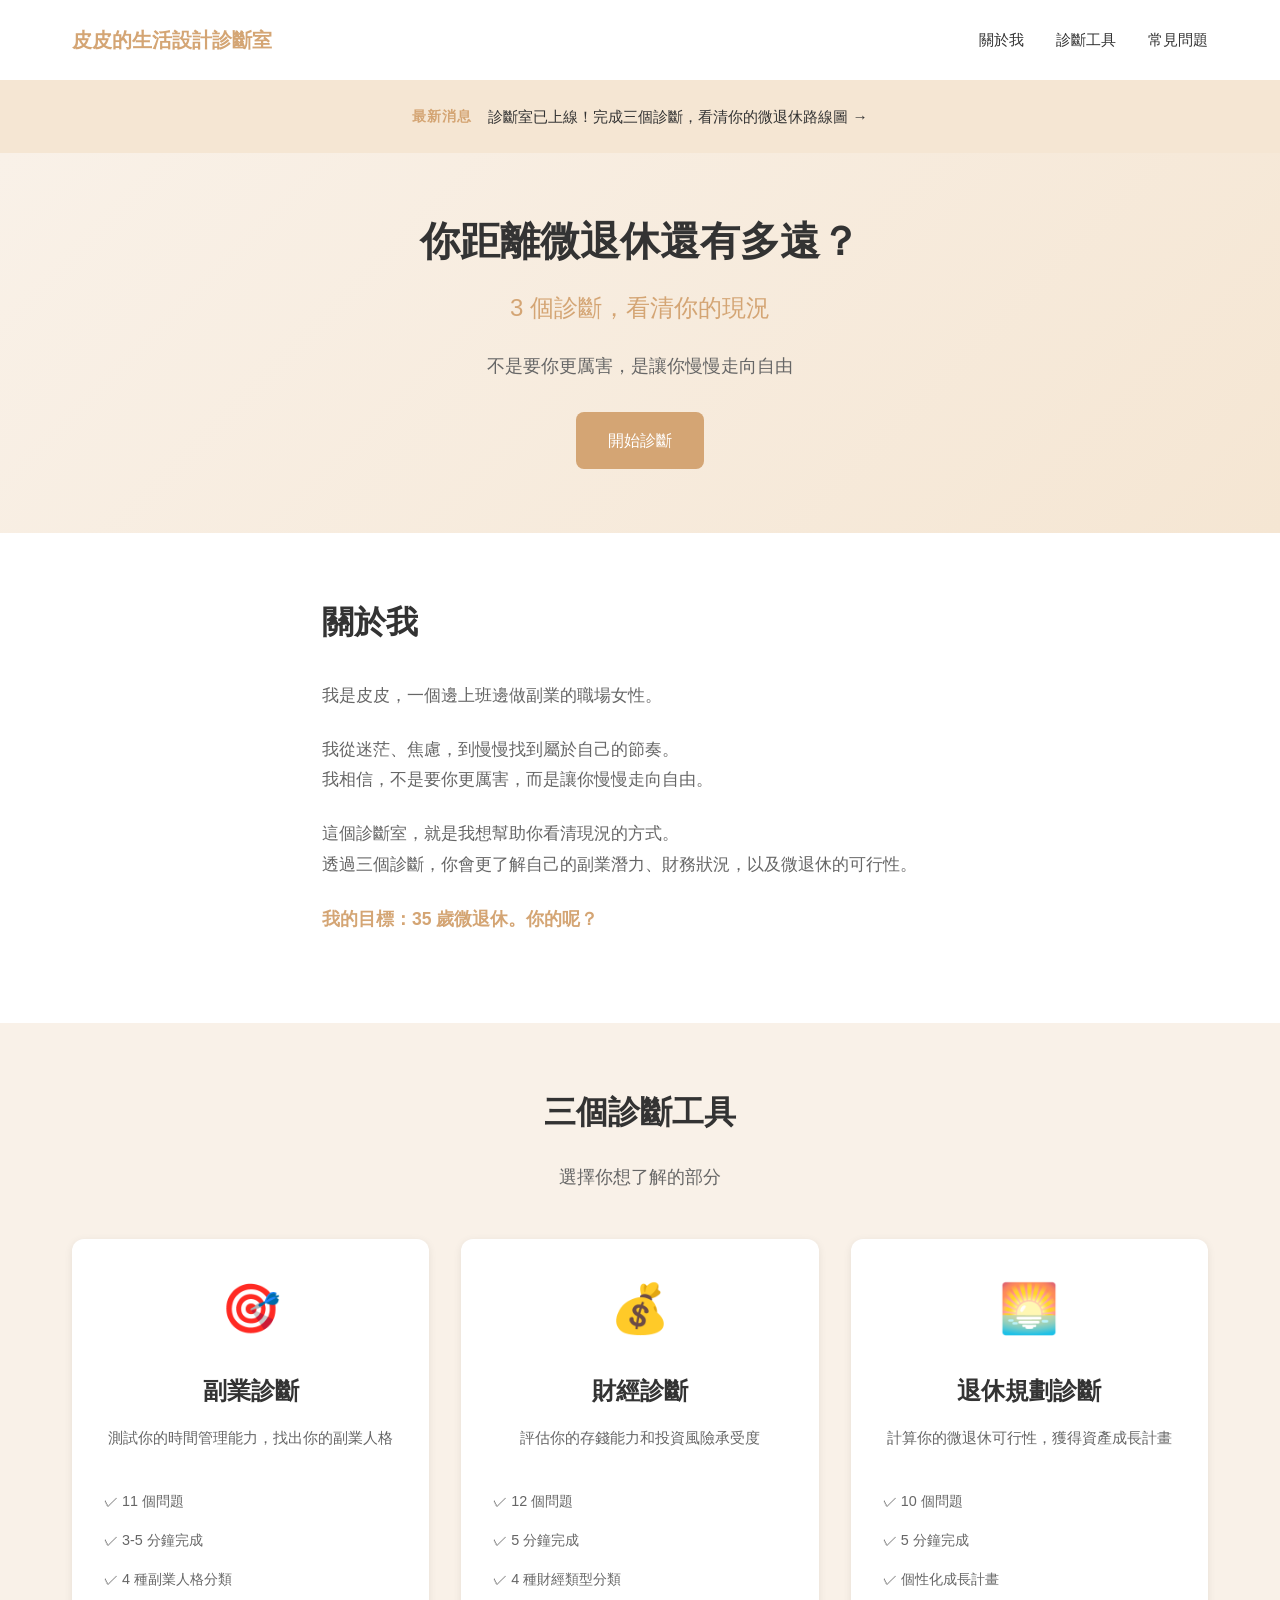
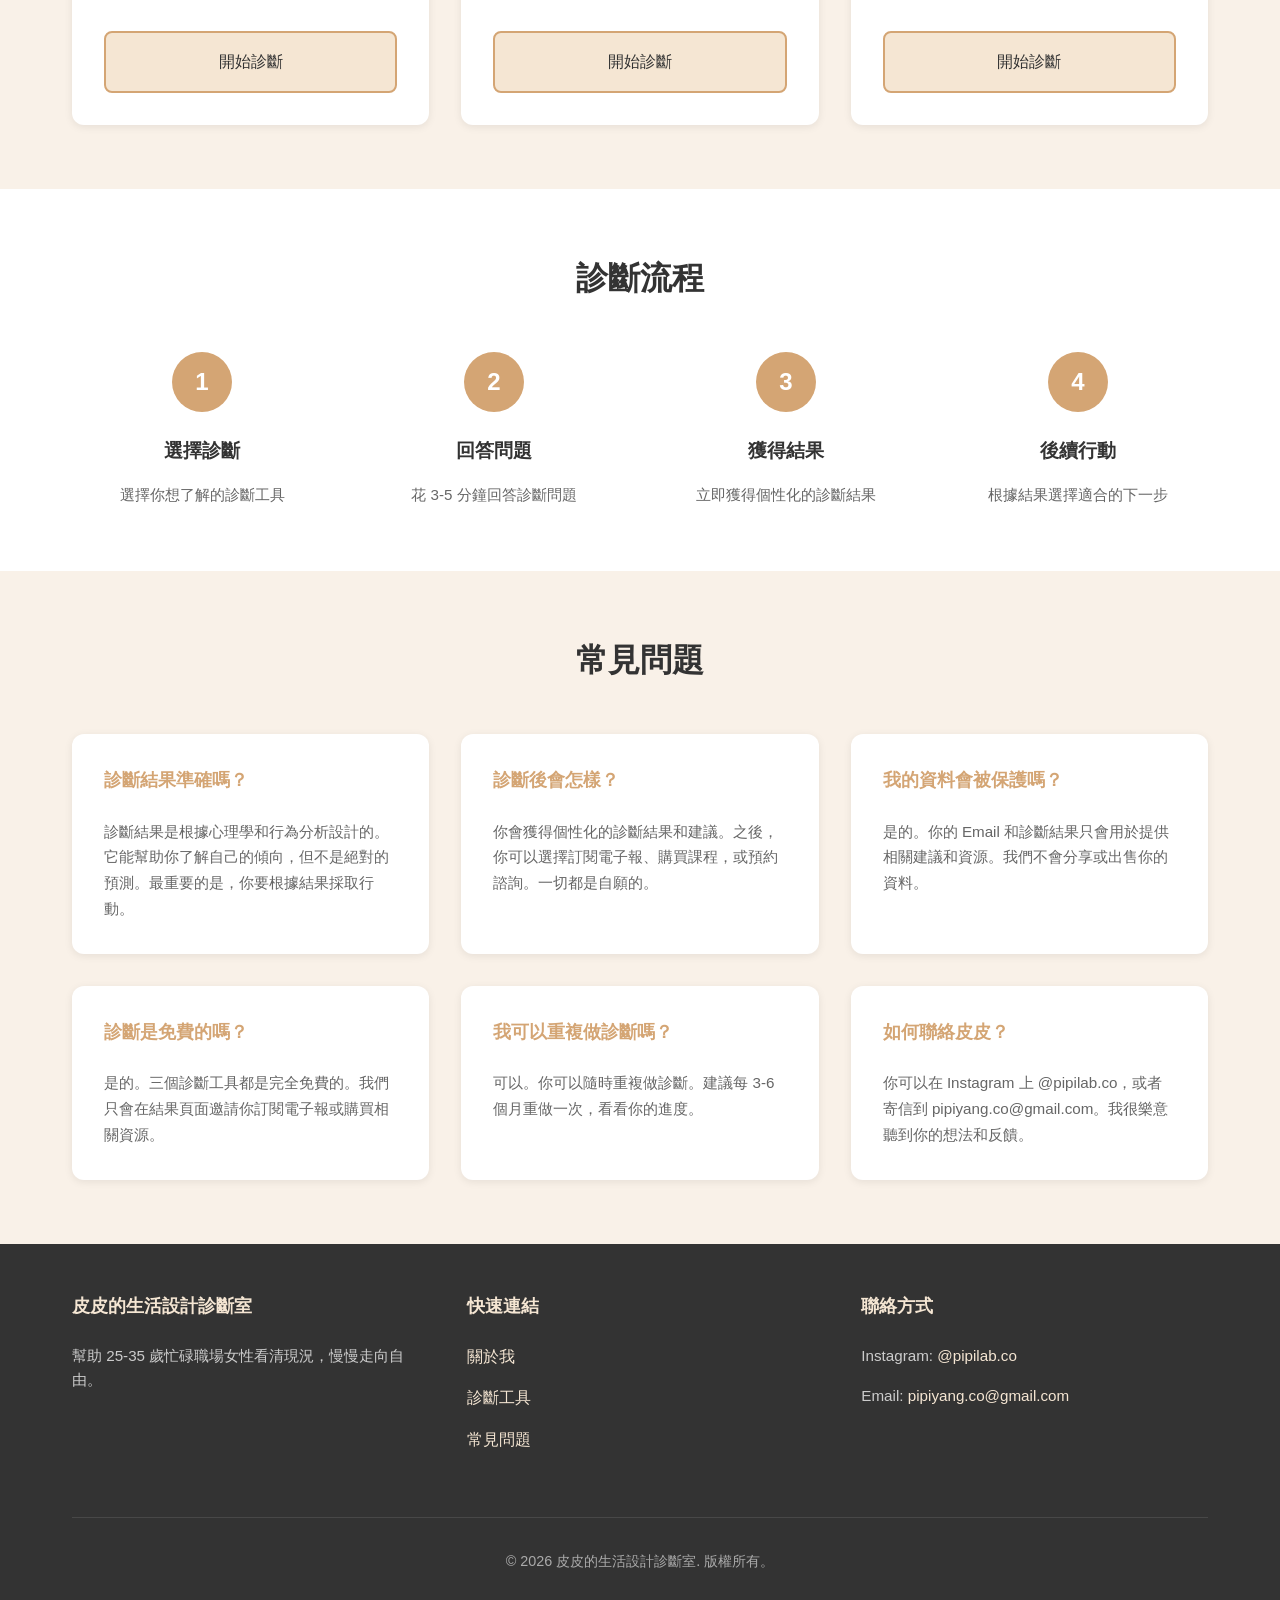
<file: index.html>
<!DOCTYPE html>
<html lang="zh-TW">
<head>
    <meta charset="UTF-8">
    <meta name="viewport" content="width=device-width, initial-scale=1.0">
    <title>皮皮的生活設計診斷室 - 你距離微退休還有多遠？</title>
    <link rel="stylesheet" href="styles.css">
</head>
<body>
    <!-- Navigation -->
    <nav class="navbar">
        <div class="container">
            <div class="nav-brand">皮皮的生活設計診斷室</div>
            <ul class="nav-links">
                <li><a href="#about">關於我</a></li>
                <li><a href="#diagnosis">診斷工具</a></li>
                <li><a href="#faq">常見問題</a></li>
            </ul>
        </div>
    </nav>

    <!-- Breaking News Banner -->
    <div class="news-banner">
        <div class="container">
            <span class="news-label">最新消息</span>
            <span class="news-content">診斷室已上線！完成三個診斷，看清你的微退休路線圖 →</span>
        </div>
    </div>

    <!-- Hero Section -->
    <section class="hero">
        <div class="container">
            <h1 class="hero-title">你距離微退休還有多遠？</h1>
            <p class="hero-subtitle">3 個診斷，看清你的現況</p>
            <p class="hero-description">不是要你更厲害，是讓你慢慢走向自由</p>
            <a href="#diagnosis" class="btn btn-primary">開始診斷</a>
        </div>
    </section>

    <!-- About Section -->
    <section id="about" class="about">
        <div class="container">
            <div class="about-content">
                <h2>關於我</h2>
                <p>我是皮皮，一個邊上班邊做副業的職場女性。</p>
                <p>我從迷茫、焦慮，到慢慢找到屬於自己的節奏。<br>我相信，不是要你更厲害，而是讓你慢慢走向自由。</p>
                <p>這個診斷室，就是我想幫助你看清現況的方式。<br>透過三個診斷，你會更了解自己的副業潛力、財務狀況，以及微退休的可行性。</p>
                <p class="highlight">我的目標：35 歲微退休。你的呢？</p>
            </div>
        </div>
    </section>

    <!-- Why This Diagnosis Room Section -->
    <!-- Diagnosis Tools Section -->
    <section id="diagnosis" class="diagnosis-section">
        <div class="container">
            <h2>三個診斷工具</h2>
            <p class="section-subtitle">選擇你想了解的部分</p>
            
            <div class="diagnosis-grid">
                <!-- Diagnosis Card 1: Side Business -->
                <div class="diagnosis-card">
                    <div class="card-icon">🎯</div>
                    <h3>副業診斷</h3>
                    <p>測試你的時間管理能力，找出你的副業人格</p>
                    <ul class="card-features">
                        <li>✓ 11 個問題</li>
                        <li>✓ 3-5 分鐘完成</li>
                        <li>✓ 4 種副業人格分類</li>
                    </ul>
                    <a href="side-business-quiz.html" class="btn btn-secondary">開始診斷</a>
                </div>

                <!-- Diagnosis Card 2: Financial -->
                <div class="diagnosis-card">
                    <div class="card-icon">💰</div>
                    <h3>財經診斷</h3>
                    <p>評估你的存錢能力和投資風險承受度</p>
                    <ul class="card-features">
                        <li>✓ 12 個問題</li>
                        <li>✓ 5 分鐘完成</li>
                        <li>✓ 4 種財經類型分類</li>
                    </ul>
                    <a href="financial-quiz.html" class="btn btn-secondary">開始診斷</a>
                </div>

                <!-- Diagnosis Card 3: Retirement -->
                <div class="diagnosis-card">
                    <div class="card-icon">🌅</div>
                    <h3>退休規劃診斷</h3>
                    <p>計算你的微退休可行性，獲得資產成長計畫</p>
                    <ul class="card-features">
                        <li>✓ 10 個問題</li>
                        <li>✓ 5 分鐘完成</li>
                        <li>✓ 個性化成長計畫</li>
                    </ul>
                    <a href="retirement-quiz.html" class="btn btn-secondary">開始診斷</a>
                </div>
            </div>
        </div>
    </section>

    <!-- How It Works Section -->
    <section class="how-it-works">
        <div class="container">
            <h2>診斷流程</h2>
            <div class="steps-grid">
                <div class="step">
                    <div class="step-number">1</div>
                    <h3>選擇診斷</h3>
                    <p>選擇你想了解的診斷工具</p>
                </div>
                <div class="step">
                    <div class="step-number">2</div>
                    <h3>回答問題</h3>
                    <p>花 3-5 分鐘回答診斷問題</p>
                </div>
                <div class="step">
                    <div class="step-number">3</div>
                    <h3>獲得結果</h3>
                    <p>立即獲得個性化的診斷結果</p>
                </div>
                <div class="step">
                    <div class="step-number">4</div>
                    <h3>後續行動</h3>
                    <p>根據結果選擇適合的下一步</p>
                </div>
            </div>
        </div>
    </section>

    <!-- FAQ Section -->
    <section id="faq" class="faq">
        <div class="container">
            <h2>常見問題</h2>
            <div class="faq-grid">
                <div class="faq-item">
                    <h3>診斷結果準確嗎？</h3>
                    <p>診斷結果是根據心理學和行為分析設計的。它能幫助你了解自己的傾向，但不是絕對的預測。最重要的是，你要根據結果採取行動。</p>
                </div>
                <div class="faq-item">
                    <h3>診斷後會怎樣？</h3>
                    <p>你會獲得個性化的診斷結果和建議。之後，你可以選擇訂閱電子報、購買課程，或預約諮詢。一切都是自願的。</p>
                </div>
                <div class="faq-item">
                    <h3>我的資料會被保護嗎？</h3>
                    <p>是的。你的 Email 和診斷結果只會用於提供相關建議和資源。我們不會分享或出售你的資料。</p>
                </div>
                <div class="faq-item">
                    <h3>診斷是免費的嗎？</h3>
                    <p>是的。三個診斷工具都是完全免費的。我們只會在結果頁面邀請你訂閱電子報或購買相關資源。</p>
                </div>
                <div class="faq-item">
                    <h3>我可以重複做診斷嗎？</h3>
                    <p>可以。你可以隨時重複做診斷。建議每 3-6 個月重做一次，看看你的進度。</p>
                </div>
                <div class="faq-item">
                    <h3>如何聯絡皮皮？</h3>
                    <p>你可以在 Instagram 上 @pipilab.co，或者寄信到 pipiyang.co@gmail.com。我很樂意聽到你的想法和反饋。</p>
                </div>
            </div>
        </div>
    </section>

    <!-- Footer -->
    <footer class="footer">
        <div class="container">
            <div class="footer-content">
                <div class="footer-section">
                    <h4>皮皮的生活設計診斷室</h4>
                    <p>幫助 25-35 歲忙碌職場女性看清現況，慢慢走向自由。</p>
                </div>
                <div class="footer-section">
                    <h4>快速連結</h4>
                    <ul>
                        <li><a href="#about">關於我</a></li>
                        <li><a href="#diagnosis">診斷工具</a></li>
                        <li><a href="#faq">常見問題</a></li>
                    </ul>
                </div>
                <div class="footer-section">
                    <h4>聯絡方式</h4>
                    <p>Instagram: <a href="https://instagram.com/pipilab.co" target="_blank">@pipilab.co</a></p>
                    <p>Email: <a href="mailto:pipiyang.co@gmail.com">pipiyang.co@gmail.com</a></p>
                </div>
            </div>
            <div class="footer-bottom">
                <p>&copy; 2026 皮皮的生活設計診斷室. 版權所有。</p>
            </div>
        </div>
    </footer>

    <script src="script.js"></script>
</body>
</html>
</file>
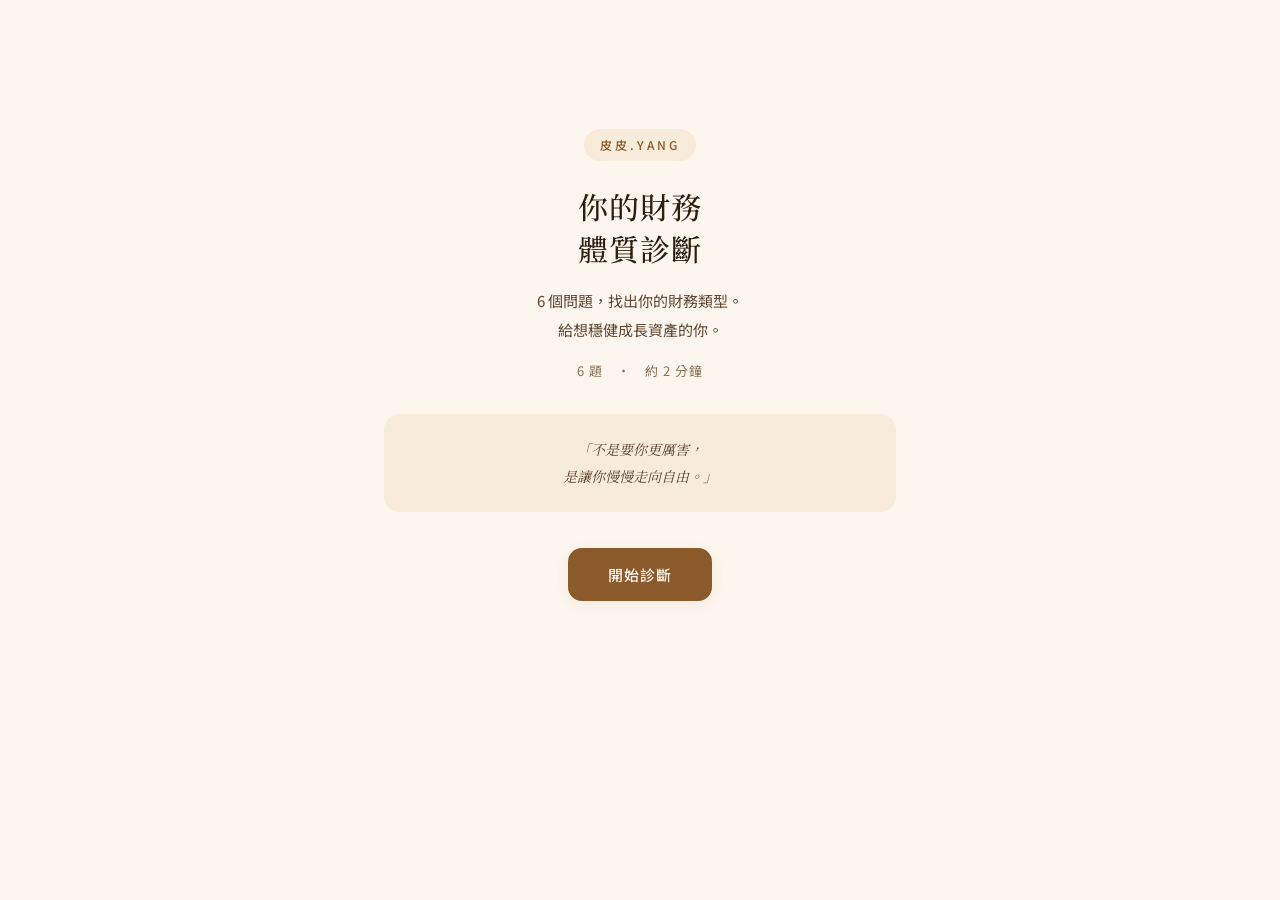
<file: financial-quiz.html>
<!DOCTYPE html>
<html lang="zh-TW">
<head>
    <meta charset="UTF-8">
    <meta name="viewport" content="width=device-width, initial-scale=1.0">
    <title>財經診斷 - 皮皮的生活設計診斷室</title>
    <link rel="preconnect" href="https://fonts.googleapis.com">
    <link rel="preconnect" href="https://fonts.gstatic.com" crossorigin>
    <link href="https://fonts.googleapis.com/css2?family=Noto+Sans+TC:wght@300;400;500;700&family=Noto+Serif+TC:wght@400;500;700&display=swap" rel="stylesheet">
    <style>
        :root {
            --bg-main: #FDF6EE;
            --bg-card: #F7EBD9;
            --bg-card-hover: #F2E0C8;
            --bg-selected: #E8D4B8;
            --text-main: #2D1F0F;
            --text-soft: #5F4631;
            --text-mute: #8B7355;
            --accent: #C4A882;
            --accent-deep: #8B5A2B;
            --border-soft: rgba(139, 90, 43, 0.15);
            --border-active: rgba(139, 90, 43, 0.5);
            --shadow-soft: rgba(139, 90, 43, 0.08);
        }

        * {
            margin: 0;
            padding: 0;
            box-sizing: border-box;
            -webkit-tap-highlight-color: transparent;
        }

        body {
            font-family: 'Noto Sans TC', sans-serif;
            background: var(--bg-main);
            color: var(--text-main);
            min-height: 100vh;
            line-height: 1.7;
            -webkit-font-smoothing: antialiased;
        }

        .container {
            max-width: 560px;
            margin: 0 auto;
            padding: 50px 24px 60px;
            min-height: 100vh;
        }

        .progress-bar {
            height: 3px;
            background: var(--border-soft);
            border-radius: 999px;
            overflow: hidden;
            margin-bottom: 36px;
            opacity: 0;
            transition: opacity 0.3s;
        }

        .progress-bar.show {
            opacity: 1;
        }

        .progress-fill {
            height: 100%;
            background: var(--accent-deep);
            border-radius: 999px;
            transition: width 0.4s ease;
            width: 0%;
        }

        .screen {
            display: none;
            animation: fadeIn 0.5s ease-out;
        }

        .screen.active {
            display: block;
        }

        @keyframes fadeIn {
            from {
                opacity: 0;
                transform: translateY(10px);
            }
            to {
                opacity: 1;
                transform: translateY(0);
            }
        }

        .intro {
            text-align: center;
            padding: 40px 0 20px;
        }

        .intro-tag {
            display: inline-block;
            font-size: 12px;
            color: var(--accent-deep);
            letter-spacing: 3px;
            margin-bottom: 24px;
            padding: 6px 16px;
            background: var(--bg-card);
            border-radius: 20px;
            font-weight: 500;
        }

        .intro-title {
            font-family: 'Noto Serif TC', serif;
            font-size: 30px;
            font-weight: 500;
            margin-bottom: 18px;
            letter-spacing: 1px;
            line-height: 1.4;
        }

        .intro-subtitle {
            font-size: 15px;
            color: var(--text-soft);
            line-height: 1.9;
            margin-bottom: 8px;
            max-width: 380px;
            margin-left: auto;
            margin-right: auto;
        }

        .intro-meta {
            font-size: 13px;
            color: var(--text-mute);
            margin: 16px 0 32px;
            letter-spacing: 1px;
        }

        .intro-quote {
            font-family: 'Noto Serif TC', serif;
            font-size: 14px;
            color: var(--text-soft);
            font-style: italic;
            padding: 22px 24px;
            background: var(--bg-card);
            border-radius: 16px;
            margin-bottom: 36px;
            line-height: 1.9;
        }

        .btn {
            display: inline-block;
            padding: 16px 40px;
            border: none;
            border-radius: 14px;
            font-family: inherit;
            font-size: 15px;
            font-weight: 500;
            letter-spacing: 1px;
            cursor: pointer;
            transition: all 0.25s ease;
        }

        .btn-primary {
            background: var(--accent-deep);
            color: var(--bg-main);
            box-shadow: 0 4px 14px var(--shadow-soft);
        }

        .btn-primary:hover {
            transform: translateY(-2px);
            box-shadow: 0 6px 20px rgba(139, 90, 43, 0.18);
        }

        .btn-primary:disabled {
            background: var(--accent);
            cursor: not-allowed;
            opacity: 0.6;
            box-shadow: none;
            transform: none;
        }

        .btn-secondary {
            background: transparent;
            color: var(--text-soft);
            border: 1px solid var(--border-soft);
            padding: 12px 28px;
            font-size: 14px;
        }

        .btn-secondary:hover {
            background: var(--bg-card);
        }

        .question-num {
            font-size: 12px;
            color: var(--text-mute);
            letter-spacing: 3px;
            margin-bottom: 14px;
            font-weight: 500;
        }

        .question-text {
            font-family: 'Noto Serif TC', serif;
            font-size: 22px;
            font-weight: 500;
            margin-bottom: 32px;
            line-height: 1.5;
            letter-spacing: 0.3px;
        }

        .options {
            display: flex;
            flex-direction: column;
            gap: 12px;
            margin-bottom: 32px;
        }

        .option {
            padding: 18px 22px;
            background: var(--bg-card);
            border: 2px solid transparent;
            border-radius: 14px;
            cursor: pointer;
            transition: all 0.2s ease;
            font-size: 15px;
            color: var(--text-main);
            line-height: 1.6;
            text-align: left;
            font-family: inherit;
            width: 100%;
            display: flex;
            align-items: flex-start;
        }

        .option:hover {
            background: var(--bg-card-hover);
            transform: translateX(2px);
        }

        .option.selected {
            background: var(--bg-selected);
            border-color: var(--border-active);
        }

        .option-letter {
            display: inline-flex;
            width: 24px;
            height: 24px;
            border-radius: 50%;
            background: var(--bg-main);
            color: var(--accent-deep);
            font-size: 13px;
            font-weight: 500;
            align-items: center;
            justify-content: center;
            margin-right: 14px;
            flex-shrink: 0;
            margin-top: 2px;
            transition: all 0.2s ease;
        }

        .option.selected .option-letter {
            background: var(--accent-deep);
            color: var(--bg-main);
        }

        .nav {
            display: flex;
            justify-content: space-between;
            align-items: center;
            gap: 12px;
        }

        .result {
            padding: 20px 0;
        }

        .result-tag {
            display: inline-block;
            font-size: 12px;
            color: var(--accent-deep);
            letter-spacing: 3px;
            margin-bottom: 16px;
            padding: 6px 16px;
            background: var(--bg-card);
            border-radius: 20px;
            font-weight: 500;
        }

        .result-icon {
            font-size: 56px;
            margin: 12px 0 20px;
            text-align: center;
        }

        .result-name {
            font-family: 'Noto Serif TC', serif;
            font-size: 36px;
            font-weight: 700;
            text-align: center;
            margin-bottom: 8px;
            letter-spacing: 1px;
        }

        .result-tagline {
            font-family: 'Noto Serif TC', serif;
            font-size: 15px;
            color: var(--text-soft);
            font-style: italic;
            text-align: center;
            margin-bottom: 36px;
        }

        .result-section {
            margin-bottom: 32px;
        }

        .result-section-title {
            font-size: 16px;
            color: var(--accent-deep);
            letter-spacing: 1px;
            margin-bottom: 16px;
            font-weight: 700;
            text-transform: uppercase;
        }

        .result-section-content {
            font-size: 16px;
            color: var(--text-main);
            line-height: 1.9;
        }

        .result-section-content ol {
            margin-left: 20px;
            margin-top: 8px;
        }

        .result-section-content li {
            margin-bottom: 8px;
        }

        .result-quote {
            font-family: 'Noto Serif TC', serif;
            font-size: 18px;
            color: var(--text-soft);
            font-style: italic;
            font-weight: 500;
            padding: 24px 26px;
            background: var(--bg-card);
            border-radius: 16px;
            margin: 32px 0;
            line-height: 1.9;
            text-align: center;
        }

        .result-actions {
            display: flex;
            flex-direction: column;
            gap: 12px;
            margin-top: 36px;
            align-items: stretch;
        }

        .share-btn {
            padding: 16px;
            background: var(--accent-deep);
            color: var(--bg-main);
            border: none;
            border-radius: 14px;
            font-family: inherit;
            font-size: 15px;
            font-weight: 500;
            letter-spacing: 0.5px;
            cursor: pointer;
            display: flex;
            align-items: center;
            justify-content: center;
            gap: 8px;
            transition: all 0.25s ease;
        }

        .share-btn:hover {
            transform: translateY(-2px);
            box-shadow: 0 6px 20px rgba(139, 90, 43, 0.18);
        }

        .retry-btn {
            padding: 14px;
            background: transparent;
            color: var(--text-mute);
            border: 1px solid var(--border-soft);
            border-radius: 14px;
            font-family: inherit;
            font-size: 14px;
            cursor: pointer;
            transition: all 0.25s ease;
        }

        .retry-btn:hover {
            background: var(--bg-card);
            color: var(--text-soft);
        }

        .back-btn {
            padding: 14px 28px;
            background: transparent;
            color: var(--text-soft);
            border: 1px solid var(--border-soft);
            border-radius: 14px;
            font-family: inherit;
            font-size: 14px;
            cursor: pointer;
            transition: all 0.25s ease;
        }

        .back-btn:hover {
            background: var(--bg-card);
        }

        .toast {
            position: fixed;
            bottom: 24px;
            left: 50%;
            transform: translateX(-50%) translateY(100px);
            background: var(--text-main);
            color: var(--bg-main);
            padding: 12px 20px;
            border-radius: 12px;
            font-size: 13px;
            letter-spacing: 0.3px;
            box-shadow: 0 8px 24px rgba(0,0,0,0.2);
            opacity: 0;
            transition: all 0.3s ease;
            pointer-events: none;
            z-index: 100;
        }

        .toast.show {
            opacity: 1;
            transform: translateX(-50%) translateY(0);
        }

        .footer-mini {
            text-align: center;
            margin-top: 48px;
            padding-top: 24px;
            border-top: 1px solid var(--border-soft);
            font-size: 12px;
            color: var(--text-mute);
            letter-spacing: 0.5px;
        }

        .footer-mini a {
            color: var(--accent-deep);
            text-decoration: none;
        }

                

        

        

        

        

        .email-input:focus {
            outline: none;
            border-color: var(--border-active);
            background: var(--bg-main);
        }

        .email-input::placeholder {
            color: var(--text-mute);
        }

        @media (max-width: 380px) {
            .container {
                padding: 40px 18px 40px;
            }
            .intro-title {
                font-size: 26px;
            }
            .question-text {
                font-size: 19px;
            }
            .result-name {
                font-size: 26px;
            }
            .option {
                padding: 16px 18px;
                font-size: 14px;
            }
        }
    </style>
</head>
<body>

<div class="container">
    <div class="progress-bar" id="progressBar">
        <div class="progress-fill" id="progressFill"></div>
    </div>

    <!-- 開場 -->
    <div class="screen active" id="screenIntro">
        <div class="intro">
            <div class="intro-tag">皮皮.YANG</div>
            <h1 class="intro-title">你的財務<br>體質診斷</h1>
            <div class="intro-subtitle">
                6 個問題，找出你的財務類型。<br>
                給想穩健成長資產的你。
            </div>
            <div class="intro-meta">6 題　·　約 2 分鐘</div>
            <div class="intro-quote">
                「不是要你更厲害，<br>是讓你慢慢走向自由。」
            </div>
            <button class="btn btn-primary" onclick="startQuiz()">開始診斷</button>
        </div>
    </div>

    <!-- 題目 -->
    <div class="screen" id="screenQuestion">
        <div class="question-num" id="questionNum">第 1 題 · 共 6 題</div>
        <div class="question-text" id="questionText"></div>
        <div class="options" id="options"></div>
        <div class="nav">
            <button class="btn btn-secondary" id="btnPrev" onclick="prevQuestion()" style="visibility: hidden;">上一題</button>
            <button class="btn btn-primary" id="btnNext" onclick="nextQuestion()" disabled>下一題</button>
        </div>
    </div>

    <!-- 結果 -->
    <div class="screen" id="screenResult">
        <div class="result">
            <div style="text-align: center;">
                <div class="result-tag">你的財務體質</div>
            </div>
            <div class="result-icon" id="resultIcon"></div>
            <div class="result-name" id="resultName"></div>
            <div class="result-tagline" id="resultTagline"></div>

            <div class="result-section">
                <div class="result-section-title">特質</div>
                <div class="result-section-content" id="resultTrait"></div>
            </div>

            <div class="result-section">
                <div class="result-section-title">會卡在哪</div>
                <div class="result-section-content" id="resultStruggle"></div>
            </div>

            <div class="result-section">
                <div class="result-section-title">下一步</div>
                <div class="result-section-content" id="resultPath"></div>
            </div>

            <div class="result-quote" id="resultQuote"></div>

            <div class="result-actions">
                <button class="share-btn" onclick="shareResult()">
                    <svg width="18" height="18" viewBox="0 0 24 24" fill="none" stroke="currentColor" stroke-width="2" stroke-linecap="round" stroke-linejoin="round">
                        <circle cx="18" cy="5" r="3"></circle>
                        <circle cx="6" cy="12" r="3"></circle>
                        <circle cx="18" cy="19" r="3"></circle>
                        <line x1="8.59" y1="13.51" x2="15.42" y2="17.49"></line>
                        <line x1="15.41" y1="6.51" x2="8.59" y2="10.49"></line>
                    </svg>
                    分享給朋友也診斷看看
                </button>

                <button class="back-btn" onclick="backToHome()">返回首頁</button>
            </div>


            <div style="margin-top: 24px; padding-top: 24px; border-top: 1px solid var(--border-soft);">
                <div style="font-size: 13px; color: var(--text-mute); letter-spacing: 1px; margin-bottom: 16px; text-transform: uppercase;">想往下走</div>
                <div style="display: flex; flex-direction: column; gap: 12px;">
                    <a href="#" style="padding: 14px; background: var(--accent-deep); color: var(--bg-main); border: none; border-radius: 14px; font-family: inherit; font-size: 14px; font-weight: 500; cursor: pointer; text-decoration: none; text-align: center; transition: all 0.25s ease; display: flex; align-items: center; justify-content: center; gap: 8px; box-shadow: 0 2px 8px rgba(139, 90, 43, 0.2);" onclick="goToResource(event)">
                        <span>🎁</span>
                        <span>領取免費資源</span>
                        <span style="margin-left: auto;">→</span>
                    </a>
                    <a href="https://docs.google.com/forms/d/e/1FAIpQLSfQzYjPFauwctzF3TTLI2uqwbm5AYTyXVvD74pfiJ_cVYrvjA/viewform" target="_blank" style="padding: 14px; background: var(--accent-deep); color: var(--bg-main); border: none; border-radius: 14px; font-family: inherit; font-size: 14px; font-weight: 500; cursor: pointer; text-decoration: none; text-align: center; transition: all 0.25s ease; display: flex; align-items: center; justify-content: center; gap: 8px; box-shadow: 0 2px 8px rgba(139, 90, 43, 0.2);">
                        <span>💬</span>
                        <span>預約一對一諮詢</span>
                        <span style="margin-left: auto;">→</span>
                    </a>


                            </div>
            </div>

            <div class="footer-mini">
                診斷來自 <a href="https://instagram.com/pipilab.co" target="_blank">@pipilab.co</a> · 皮皮.Yang
            </div>
        </div>
    </div>
</div>

<div class="toast" id="toast"></div>

<script>
const questions = [
    {
        q: "你目前每個月的儲蓄狀況是？",
        options: [
            { text: "幾乎沒辦法存錢", type: "D" },
            { text: "能存 5-10% 收入", type: "A" },
            { text: "能存 10-25% 收入", type: "B" },
            { text: "能存 25% 以上", type: "C" }
        ]
    },
    {
        q: "對於投資，你的態度比較像？",
        options: [
            { text: "完全沒概念，不知道從哪開始", type: "D" },
            { text: "只敢存定存，怕虧錢", type: "A" },
            { text: "有買 ETF 或基金，求穩健", type: "B" },
            { text: "有研究、敢接受波動", type: "C" }
        ]
    },
    {
        q: "如果投資虧損 20%，你會？",
        options: [
            { text: "完全不會想投資，不接受任何虧損", type: "D" },
            { text: "可能立刻賣掉，太緊張了", type: "A" },
            { text: "有點難受，但會繼續持有", type: "B" },
            { text: "看狀況，可能反而加碼", type: "C" }
        ]
    },
    {
        q: "你目前對自己的財務「了解」到什麼程度？",
        options: [
            { text: "不太清楚，每個月薪水進來就花掉", type: "D" },
            { text: "知道大概，但沒有詳細追蹤", type: "A" },
            { text: "有記帳，知道收支結構", type: "B" },
            { text: "清楚收支、資產配置、目標", type: "C" }
        ]
    },
    {
        q: "你有「緊急預備金」嗎？",
        options: [
            { text: "沒有概念，沒準備", type: "D" },
            { text: "有一些，但不夠 3 個月生活費", type: "A" },
            { text: "剛好 3-6 個月生活費", type: "B" },
            { text: "6 個月以上，且有額外投資", type: "C" }
        ]
    },
    {
        q: "對「微退休」這件事，你最大的卡關是？",
        options: [
            { text: "不知道需要多少錢，根本沒概念", type: "D" },
            { text: "知道要存錢但存不到目標", type: "A" },
            { text: "存了一些但不確定夠不夠", type: "B" },
            { text: "有明確數字，正在執行中", type: "C" }
        ]
    }
];

const results = {
    A: {
        icon: "🛡",
        name: "保守型",
        tagline: "你想穩，但穩不一定等於安全。",
        trait: "你重視安全感，不喜歡有風險的東西。對你來說「不虧錢」比「賺更多」更重要。你的優勢是不會做衝動決策、財務體質穩定，缺點是錢只放定存，會被通膨慢慢吃掉。",
        struggle: "你最容易卡在「不敢開始投資」的恐懼裡。但對微退休準備來說，純儲蓄通常不夠。你需要的不是「冒險」，是「理解風險再選擇」——這是兩件不一樣的事。",
        path: "<ol><li>把緊急預備金（6 個月生活費）放好</li><li>多餘的錢開始學習低風險工具（債券 ETF、月配息）</li><li>找專業的人聊一次，建立基礎觀念再決定</li></ol>",
        quote: "安全不是不動。<br>是知道風險、然後選擇怎麼動。"
    },
    B: {
        icon: "⚖️",
        name: "穩健型",
        tagline: "你已經在路上了。",
        trait: "你財務體質健康，會儲蓄、會投資、有規劃。對你來說財務不是焦慮，是有節奏的累積。你的優勢是長期主義、能執行計畫，缺點是可能太「按部就班」，少了優化的可能性。",
        struggle: "你最容易卡在「不知道下一步要不要更積極」這個猶豫。穩健是好事，但微退休準備有時間賽跑的成分——如果還有 10 年以上，可以考慮稍微提高風險、加速累積。",
        path: "<ol><li>重新檢視資產配置比例（保守 vs 成長）</li><li>設定「微退休目標金額」，反推每月需要存多少</li><li>找專業的人做一次體檢，確認方向是否最佳</li></ol>",
        quote: "你已經在走，<br>現在可以走得更聰明一點。"
    },
    C: {
        icon: "🚀",
        name: "積極型",
        tagline: "你跑得快，但要小心摔。",
        trait: "你願意承擔風險、追求高報酬。對你來說「機會成本」比「虧損風險」更值得在意。你的優勢是行動快、累積速度高，缺點是可能在順風時太樂觀、逆風時受傷較重。",
        struggle: "你最容易卡在「過度集中、缺乏緩衝」的問題上。積極是優勢，但微退休的本質是「可預測的自由」——不是賭一把賺到，是穩定累積、不被打回原點。",
        path: "<ol><li>檢查你的緊急預備金是否充足（至少 6 個月生活費）</li><li>確認資產配置不要過度集中（單一股票 / 單一市場）</li><li>找專業的人協助設計「不會被一次黑天鵝打回原點」的配置</li></ol>",
        quote: "你跑得快，<br>但跑得遠的人，都有後援。"
    },
    D: {
        icon: "🌫",
        name: "迷茫型",
        tagline: "你不是不懂，你只是還沒開始懂。",
        trait: "你目前對財務沒有具體概念，可能是因為一直忙、可能是因為覺得「以後再說」。這完全 OK——大部分上班族的起點都是這裡。你的優勢是還沒有壞習慣，缺點是時間正在流失。",
        struggle: "你最容易卡在「不知道從哪開始」的無力感。財務不是天生的能力，是學來的。但你不需要一次學會所有東西，只需要從「今天可以做的一件事」開始。",
        path: "<ol><li>先做最簡單的：記帳一個月，看清楚錢都去哪了</li><li>學一個基礎觀念：複利、緊急預備金、定期定額</li><li>找專業的人聊一次，把「不知道從哪開始」變成「知道第一步是什麼」</li></ol>",
        quote: "你不需要立刻變專家。<br>你需要的，只是踏出第一步。"
    }
};

let currentQuestion = 0;
let answers = [];

function startQuiz() {
    document.getElementById('screenIntro').classList.remove('active');
    document.getElementById('screenQuestion').classList.add('active');
    document.getElementById('progressBar').classList.add('show');
    currentQuestion = 0;
    answers = [];
    renderQuestion();
}

function renderQuestion() {
    const q = questions[currentQuestion];
    document.getElementById('questionNum').textContent = `第 ${currentQuestion + 1} 題 · 共 ${questions.length} 題`;
    document.getElementById('questionText').textContent = q.q;

    const optionsDiv = document.getElementById('options');
    optionsDiv.innerHTML = '';
    const letters = ['A', 'B', 'C', 'D'];

    q.options.forEach((opt, idx) => {
        const div = document.createElement('button');
        div.className = 'option';
        if (answers[currentQuestion] === idx) div.classList.add('selected');
        div.innerHTML = `<span class="option-letter">${letters[idx]}</span><span>${opt.text}</span>`;
        div.onclick = () => selectOption(idx, div);
        optionsDiv.appendChild(div);
    });

    const progress = ((currentQuestion + 1) / questions.length) * 100;
    document.getElementById('progressFill').style.width = progress + '%';

    document.getElementById('btnPrev').style.visibility = currentQuestion > 0 ? 'visible' : 'hidden';

    const btnNext = document.getElementById('btnNext');
    btnNext.disabled = answers[currentQuestion] === undefined;
    btnNext.textContent = currentQuestion === questions.length - 1 ? '看結果' : '下一題';

    window.scrollTo({ top: 0, behavior: 'smooth' });
}

function selectOption(idx, el) {
    document.querySelectorAll('.option').forEach(o => o.classList.remove('selected'));
    el.classList.add('selected');
    answers[currentQuestion] = idx;
    document.getElementById('btnNext').disabled = false;
}

function nextQuestion() {
    if (answers[currentQuestion] === undefined) return;

    if (currentQuestion < questions.length - 1) {
        currentQuestion++;
        renderQuestion();
    } else {
        showResult();
    }
}

function prevQuestion() {
    if (currentQuestion > 0) {
        currentQuestion--;
        renderQuestion();
    }
}

function showResult() {
    const count = { A: 0, B: 0, C: 0, D: 0 };
    
    for (let i = 0; i < answers.length; i++) {
        const type = questions[i].options[answers[i]].type;
        count[type]++;
    }

    let resultType = 'D';
    let maxCount = -1;
    
    for (const type in count) {
        if (count[type] > maxCount) {
            maxCount = count[type];
            resultType = type;
        }
    }

    const r = results[resultType];

    document.getElementById('resultIcon').textContent = r.icon;
    document.getElementById('resultName').textContent = r.name;
    document.getElementById('resultTagline').textContent = r.tagline;
    document.getElementById('resultTrait').textContent = r.trait;
    document.getElementById('resultStruggle').textContent = r.struggle;
    document.getElementById('resultPath').innerHTML = r.path;
    document.getElementById('resultQuote').innerHTML = r.quote;

    document.getElementById('screenQuestion').classList.remove('active');
    // Email form moved to result screen
    document.getElementById('progressBar').classList.remove('show');
    document.getElementById('screenResult').classList.add('active');
    
    window.pendingResult = resultType;
    window.currentResultType = resultType;

    window.scrollTo({ top: 0, behavior: 'smooth' });
}

function shareResult() {
    const r = results[window.currentResultType];
    const text = `我是「${r.name}」\n${r.tagline}\n\n你呢？來測測看你的財務體質 ↓`;
    const url = window.location.href;

    if (navigator.share) {
        navigator.share({
            title: '財經診斷',
            text: text,
            url: url
        }).catch(() => copyToClipboard(text + '\n' + url));
    } else {
        copyToClipboard(text + '\n' + url);
    }
}

function copyToClipboard(text) {
    navigator.clipboard.writeText(text).then(() => {
        showToast('已複製分享文案，貼到 IG 限動就可以了！');
    }).catch(() => {
        showToast('請手動複製這個網址分享');
    });
}

function showToast(msg) {
    const t = document.getElementById('toast');
    t.textContent = msg;
    t.classList.add('show');
    setTimeout(() => t.classList.remove('show'), 3000);
}

function retryQuiz() {
    document.getElementById('screenResult').classList.remove('active');
    document.getElementById('screenIntro').classList.add('active');
    currentQuestion = 0;
    answers = [];
    document.getElementById('progressFill').style.width = '0%';
    window.scrollTo({ top: 0, behavior: 'smooth' });
}

function backToHome() {
    window.location.href = 'index.html';
}



function showResultScreen() {
    const resultType = window.pendingResult;
    const r = results[resultType];

    document.getElementById('resultIcon').textContent = r.icon;
    document.getElementById('resultName').textContent = r.name;
    document.getElementById('resultTagline').textContent = r.tagline;
    document.getElementById('resultTrait').textContent = r.trait;
    document.getElementById('resultStruggle').textContent = r.struggle;
    document.getElementById('resultPath').innerHTML = r.path;
    document.getElementById('resultQuote').innerHTML = r.quote;

    // Email form is now part of result screen
    document.getElementById('screenResult').classList.add('active');
    
    window.currentResultType = resultType;
    window.scrollTo({ top: 0, behavior: 'smooth' });
}

function goToResource(e) {
    e.preventDefault();
    showToast('免費資源連結即將推出，敬請期待！');
}


function subscribeNewsletter() {
    // Replace with your Brevo form URL
    const brevoFormUrl = 'https://423fb37f.sibforms.com/serve/[base64]';
    if (brevoFormUrl === 'BREVO_FORM_URL_HERE') {
        showToast('電子報訂閱連結待設定');
        return;
    }
    window.open(brevoFormUrl, '_blank');
}
</script>

</body>
</html>
</file>
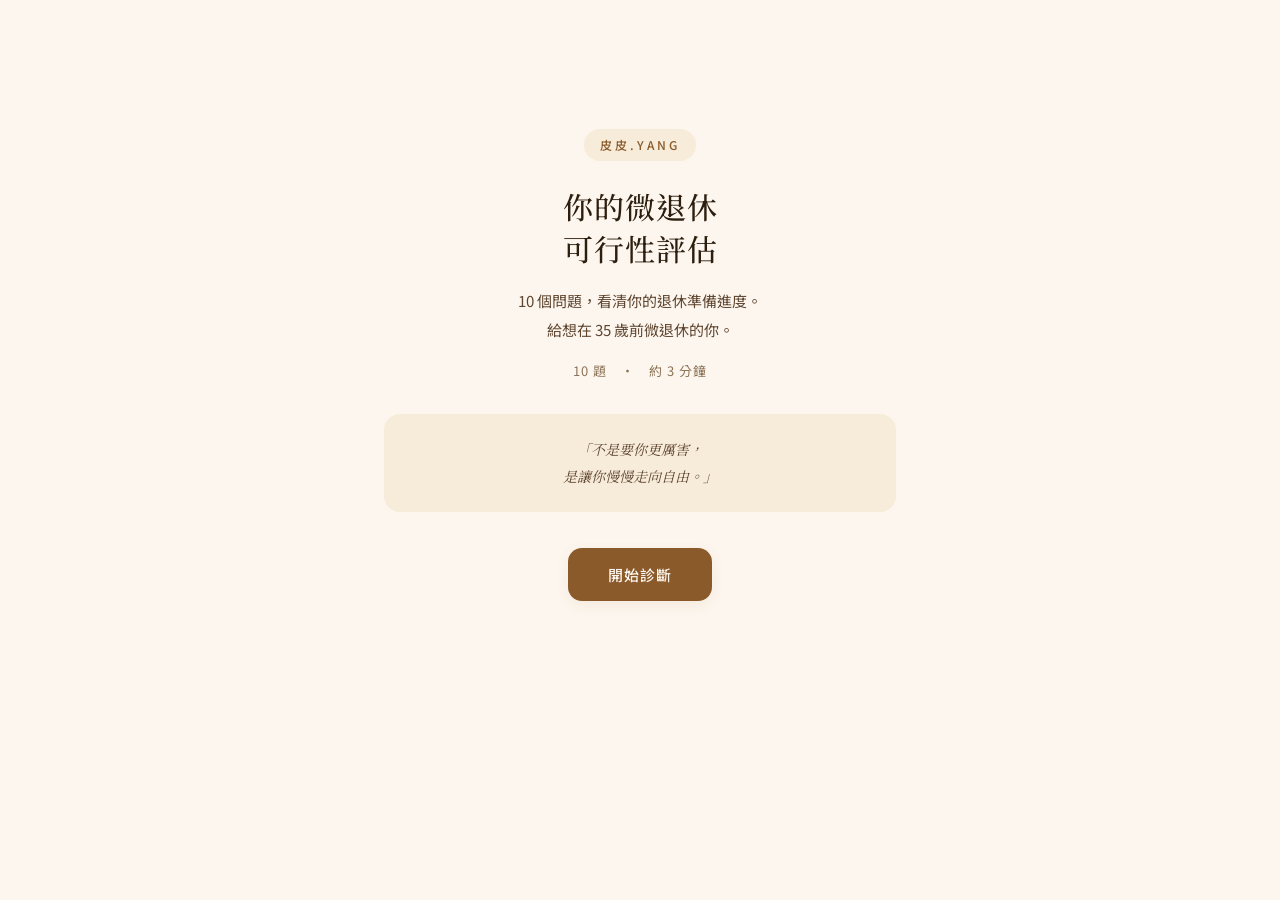
<file: retirement-quiz.html>
<!DOCTYPE html>
<html lang="zh-TW">
<head>
    <meta charset="UTF-8">
    <meta name="viewport" content="width=device-width, initial-scale=1.0">
    <title>退休規劃診斷 - 皮皮的生活設計診斷室</title>
    <link rel="preconnect" href="https://fonts.googleapis.com">
    <link rel="preconnect" href="https://fonts.gstatic.com" crossorigin>
    <link href="https://fonts.googleapis.com/css2?family=Noto+Sans+TC:wght@300;400;500;700&family=Noto+Serif+TC:wght@400;500;700&display=swap" rel="stylesheet">
    <style>
        :root {
            --bg-main: #FDF6EE;
            --bg-card: #F7EBD9;
            --bg-card-hover: #F2E0C8;
            --bg-selected: #E8D4B8;
            --text-main: #2D1F0F;
            --text-soft: #5F4631;
            --text-mute: #8B7355;
            --accent: #C4A882;
            --accent-deep: #8B5A2B;
            --border-soft: rgba(139, 90, 43, 0.15);
            --border-active: rgba(139, 90, 43, 0.5);
            --shadow-soft: rgba(139, 90, 43, 0.08);
        }

        * {
            margin: 0;
            padding: 0;
            box-sizing: border-box;
            -webkit-tap-highlight-color: transparent;
        }

        body {
            font-family: 'Noto Sans TC', sans-serif;
            background: var(--bg-main);
            color: var(--text-main);
            min-height: 100vh;
            line-height: 1.7;
            -webkit-font-smoothing: antialiased;
        }

        .container {
            max-width: 560px;
            margin: 0 auto;
            padding: 50px 24px 60px;
            min-height: 100vh;
        }

        .progress-bar {
            height: 3px;
            background: var(--border-soft);
            border-radius: 999px;
            overflow: hidden;
            margin-bottom: 36px;
            opacity: 0;
            transition: opacity 0.3s;
        }

        .progress-bar.show {
            opacity: 1;
        }

        .progress-fill {
            height: 100%;
            background: var(--accent-deep);
            border-radius: 999px;
            transition: width 0.4s ease;
            width: 0%;
        }

        .screen {
            display: none;
            animation: fadeIn 0.5s ease-out;
        }

        .screen.active {
            display: block;
        }

        @keyframes fadeIn {
            from {
                opacity: 0;
                transform: translateY(10px);
            }
            to {
                opacity: 1;
                transform: translateY(0);
            }
        }

        /* === 開場頁 === */
        .intro {
            text-align: center;
            padding: 40px 0 20px;
        }

        .intro-tag {
            display: inline-block;
            font-size: 12px;
            color: var(--accent-deep);
            letter-spacing: 3px;
            margin-bottom: 24px;
            padding: 6px 16px;
            background: var(--bg-card);
            border-radius: 20px;
            font-weight: 500;
        }

        .intro-title {
            font-family: 'Noto Serif TC', serif;
            font-size: 30px;
            font-weight: 500;
            margin-bottom: 18px;
            letter-spacing: 1px;
            line-height: 1.4;
        }

        .intro-subtitle {
            font-size: 15px;
            color: var(--text-soft);
            line-height: 1.9;
            margin-bottom: 8px;
            max-width: 380px;
            margin-left: auto;
            margin-right: auto;
        }

        .intro-meta {
            font-size: 13px;
            color: var(--text-mute);
            margin: 16px 0 32px;
            letter-spacing: 1px;
        }

        .intro-quote {
            font-family: 'Noto Serif TC', serif;
            font-size: 14px;
            color: var(--text-soft);
            font-style: italic;
            padding: 22px 24px;
            background: var(--bg-card);
            border-radius: 16px;
            margin-bottom: 36px;
            line-height: 1.9;
        }

        /* === 按鈕 === */
        .btn {
            display: inline-block;
            padding: 16px 40px;
            border: none;
            border-radius: 14px;
            font-family: inherit;
            font-size: 15px;
            font-weight: 500;
            letter-spacing: 1px;
            cursor: pointer;
            transition: all 0.25s ease;
        }

        .btn-primary {
            background: var(--accent-deep);
            color: var(--bg-main);
            box-shadow: 0 4px 14px var(--shadow-soft);
        }

        .btn-primary:hover {
            transform: translateY(-2px);
            box-shadow: 0 6px 20px rgba(139, 90, 43, 0.18);
        }

        .btn-primary:disabled {
            background: var(--accent);
            cursor: not-allowed;
            opacity: 0.6;
            box-shadow: none;
            transform: none;
        }

        .btn-secondary {
            background: transparent;
            color: var(--text-soft);
            border: 1px solid var(--border-soft);
            padding: 12px 28px;
            font-size: 14px;
        }

        .btn-secondary:hover {
            background: var(--bg-card);
        }

        /* === 題目頁 === */
        .question-num {
            font-size: 12px;
            color: var(--text-mute);
            letter-spacing: 3px;
            margin-bottom: 14px;
            font-weight: 500;
        }

        .question-text {
            font-family: 'Noto Serif TC', serif;
            font-size: 22px;
            font-weight: 500;
            margin-bottom: 32px;
            line-height: 1.5;
            letter-spacing: 0.3px;
        }

        .options {
            display: flex;
            flex-direction: column;
            gap: 12px;
            margin-bottom: 32px;
        }

        .option {
            padding: 18px 22px;
            background: var(--bg-card);
            border: 2px solid transparent;
            border-radius: 14px;
            cursor: pointer;
            transition: all 0.2s ease;
            font-size: 15px;
            color: var(--text-main);
            line-height: 1.6;
            text-align: left;
            font-family: inherit;
            width: 100%;
            display: flex;
            align-items: flex-start;
        }

        .option:hover {
            background: var(--bg-card-hover);
            transform: translateX(2px);
        }

        .option.selected {
            background: var(--bg-selected);
            border-color: var(--border-active);
        }

        .option-letter {
            display: inline-flex;
            width: 24px;
            height: 24px;
            border-radius: 50%;
            background: var(--bg-main);
            color: var(--accent-deep);
            font-size: 13px;
            font-weight: 500;
            align-items: center;
            justify-content: center;
            margin-right: 14px;
            flex-shrink: 0;
            margin-top: 2px;
            transition: all 0.2s ease;
        }

        .option.selected .option-letter {
            background: var(--accent-deep);
            color: var(--bg-main);
        }

        .nav {
            display: flex;
            justify-content: space-between;
            align-items: center;
            gap: 12px;
        }

        /* === 結果頁 === */
        .result {
            padding: 20px 0;
        }

        .result-tag {
            display: inline-block;
            font-size: 12px;
            color: var(--accent-deep);
            letter-spacing: 3px;
            margin-bottom: 16px;
            padding: 6px 16px;
            background: var(--bg-card);
            border-radius: 20px;
            font-weight: 500;
        }

        .result-icon {
            font-size: 56px;
            margin: 12px 0 20px;
            text-align: center;
        }

        .result-name {
            font-family: 'Noto Serif TC', serif;
            font-size: 36px;
            font-weight: 700;
            text-align: center;
            margin-bottom: 8px;
            letter-spacing: 1px;
        }

        .result-tagline {
            font-family: 'Noto Serif TC', serif;
            font-size: 15px;
            color: var(--text-soft);
            font-style: italic;
            text-align: center;
            margin-bottom: 36px;
        }

        .result-section {
            margin-bottom: 32px;
        }

        .result-section-title {
            font-size: 16px;
            color: var(--accent-deep);
            letter-spacing: 1px;
            margin-bottom: 16px;
            font-weight: 700;
            text-transform: uppercase;
        }

        .result-section-content {
            font-size: 16px;
            color: var(--text-main);
            line-height: 1.9;
        }

        .result-quote {
            font-family: 'Noto Serif TC', serif;
            font-size: 18px;
            color: var(--text-soft);
            font-style: italic;
            font-weight: 500;
            padding: 24px 26px;
            background: var(--bg-card);
            border-radius: 16px;
            margin: 32px 0;
            line-height: 1.9;
            text-align: center;
        }

        .result-actions {
            display: flex;
            flex-direction: column;
            gap: 12px;
            margin-top: 36px;
            align-items: stretch;
        }

        .share-btn {
            padding: 16px;
            background: var(--accent-deep);
            color: var(--bg-main);
            border: none;
            border-radius: 14px;
            font-family: inherit;
            font-size: 15px;
            font-weight: 500;
            letter-spacing: 0.5px;
            cursor: pointer;
            display: flex;
            align-items: center;
            justify-content: center;
            gap: 8px;
            transition: all 0.25s ease;
        }

        .share-btn:hover {
            transform: translateY(-2px);
            box-shadow: 0 6px 20px rgba(139, 90, 43, 0.18);
        }

        .retry-btn {
            padding: 14px;
            background: transparent;
            color: var(--text-mute);
            border: 1px solid var(--border-soft);
            border-radius: 14px;
            font-family: inherit;
            font-size: 14px;
            cursor: pointer;
            transition: all 0.25s ease;
        }

        .retry-btn:hover {
            background: var(--bg-card);
            color: var(--text-soft);
        }

        .back-btn {
            padding: 14px 28px;
            background: transparent;
            color: var(--text-soft);
            border: 1px solid var(--border-soft);
            border-radius: 14px;
            font-family: inherit;
            font-size: 14px;
            cursor: pointer;
            transition: all 0.25s ease;
        }

        .back-btn:hover {
            background: var(--bg-card);
        }

        /* === Toast === */
        .toast {
            position: fixed;
            bottom: 24px;
            left: 50%;
            transform: translateX(-50%) translateY(100px);
            background: var(--text-main);
            color: var(--bg-main);
            padding: 12px 20px;
            border-radius: 12px;
            font-size: 13px;
            letter-spacing: 0.3px;
            box-shadow: 0 8px 24px rgba(0,0,0,0.2);
            opacity: 0;
            transition: all 0.3s ease;
            pointer-events: none;
            z-index: 100;
        }

        .toast.show {
            opacity: 1;
            transform: translateX(-50%) translateY(0);
        }

        /* === footer === */
        .footer-mini {
            text-align: center;
            margin-top: 48px;
            padding-top: 24px;
            border-top: 1px solid var(--border-soft);
            font-size: 12px;
            color: var(--text-mute);
            letter-spacing: 0.5px;
        }

        .footer-mini a {
            color: var(--accent-deep);
            text-decoration: none;
        }

                

        

        

        

        

        .email-input:focus {
            outline: none;
            border-color: var(--border-active);
            background: var(--bg-main);
        }

        .email-input::placeholder {
            color: var(--text-mute);
        }

        @media (max-width: 380px) {
            .container {
                padding: 40px 18px 40px;
            }
            .intro-title {
                font-size: 26px;
            }
            .question-text {
                font-size: 19px;
            }
            .result-name {
                font-size: 26px;
            }
            .option {
                padding: 16px 18px;
                font-size: 14px;
            }
        }
    </style>
</head>
<body>

<div class="container">
    <div class="progress-bar" id="progressBar">
        <div class="progress-fill" id="progressFill"></div>
    </div>

    <!-- 開場 -->
    <div class="screen active" id="screenIntro">
        <div class="intro">
            <div class="intro-tag">皮皮.YANG</div>
            <h1 class="intro-title">你的微退休<br>可行性評估</h1>
            <div class="intro-subtitle">
                10 個問題，看清你的退休準備進度。<br>
                給想在 35 歲前微退休的你。
            </div>
            <div class="intro-meta">10 題　·　約 3 分鐘</div>
            <div class="intro-quote">
                「不是要你更厲害，<br>是讓你慢慢走向自由。」
            </div>
            <button class="btn btn-primary" onclick="startQuiz()">開始診斷</button>
        </div>
    </div>

    <!-- 題目 -->
    <div class="screen" id="screenQuestion">
        <div class="question-num" id="questionNum">第 1 題 · 共 10 題</div>
        <div class="question-text" id="questionText"></div>
        <div class="options" id="options"></div>
        <div class="nav">
            <button class="btn btn-secondary" id="btnPrev" onclick="prevQuestion()" style="visibility: hidden;">上一題</button>
            <button class="btn btn-primary" id="btnNext" onclick="nextQuestion()" disabled>下一題</button>
        </div>
    </div>

    <!-- 結果 -->
    <div class="screen" id="screenResult">
        <div class="result">
            <div style="text-align: center;">
                <div class="result-tag">你的退休準備評估</div>
            </div>
            <div class="result-icon" id="resultIcon"></div>
            <div class="result-name" id="resultName"></div>
            <div class="result-tagline" id="resultTagline"></div>

            <div class="result-section">
                <div class="result-section-title">你的現況</div>
                <div class="result-section-content" id="resultStatus"></div>
            </div>

            <div class="result-section">
                <div class="result-section-title">你需要做的</div>
                <div class="result-section-content" id="resultAction"></div>
            </div>

            <div class="result-section">
                <div class="result-section-title">你的微退休路徑</div>
                <div class="result-section-content" id="resultPath"></div>
            </div>

            <div class="result-quote" id="resultQuote"></div>

            <div class="result-actions">
                <button class="share-btn" onclick="shareResult()">
                    <svg width="18" height="18" viewBox="0 0 24 24" fill="none" stroke="currentColor" stroke-width="2" stroke-linecap="round" stroke-linejoin="round">
                        <circle cx="18" cy="5" r="3"></circle>
                        <circle cx="6" cy="12" r="3"></circle>
                        <circle cx="18" cy="19" r="3"></circle>
                        <line x1="8.59" y1="13.51" x2="15.42" y2="17.49"></line>
                        <line x1="15.41" y1="6.51" x2="8.59" y2="10.49"></line>
                    </svg>
                    分享給朋友也診斷看看
                </button>

                <button class="back-btn" onclick="backToHome()">返回首頁</button>
            </div>


            <div style="margin-top: 24px; padding-top: 24px; border-top: 1px solid var(--border-soft);">
                <div style="font-size: 13px; color: var(--text-mute); letter-spacing: 1px; margin-bottom: 16px; text-transform: uppercase;">想往下走</div>
                <div style="display: flex; flex-direction: column; gap: 12px;">
                    <a href="#" style="padding: 14px; background: var(--accent-deep); color: var(--bg-main); border: none; border-radius: 14px; font-family: inherit; font-size: 14px; font-weight: 500; cursor: pointer; text-decoration: none; text-align: center; transition: all 0.25s ease; display: flex; align-items: center; justify-content: center; gap: 8px; box-shadow: 0 2px 8px rgba(139, 90, 43, 0.2);" onclick="goToResource(event)">
                        <span>🎁</span>
                        <span>領取免費資源</span>
                        <span style="margin-left: auto;">→</span>
                    </a>
                    <a href="https://docs.google.com/forms/d/e/1FAIpQLSfQzYjPFauwctzF3TTLI2uqwbm5AYTyXVvD74pfiJ_cVYrvjA/viewform" target="_blank" style="padding: 14px; background: var(--accent-deep); color: var(--bg-main); border: none; border-radius: 14px; font-family: inherit; font-size: 14px; font-weight: 500; cursor: pointer; text-decoration: none; text-align: center; transition: all 0.25s ease; display: flex; align-items: center; justify-content: center; gap: 8px; box-shadow: 0 2px 8px rgba(139, 90, 43, 0.2);">
                        <span>💬</span>
                        <span>預約一對一諮詢</span>
                        <span style="margin-left: auto;">→</span>
                    </a>


                            </div>
            </div>

            <div class="footer-mini">
                診斷來自 <a href="https://instagram.com/pipilab.co" target="_blank">@pipilab.co</a> · 皮皮.Yang
            </div>
        </div>
    </div>
</div>

<div class="toast" id="toast"></div>

<script>
// ========== 題目資料 ==========
const questions = [
    {
        q: "你想在幾歲退休？",
        options: [
            { text: "30 歲", score: 5 },
            { text: "40 歲", score: 4 },
            { text: "50 歲", score: 3 },
            { text: "60 歲", score: 2 },
            { text: "70 歲", score: 1 }
        ]
    },
    {
        q: "你的退休預算是多少？（每月生活費）",
        options: [
            { text: "月 3 萬", score: 5 },
            { text: "月 5 萬", score: 4 },
            { text: "月 8 萬", score: 2 },
            { text: "月 10 萬", score: 1 },
            { text: "不確定", score: 0 }
        ]
    },
    {
        q: "你心目中的退休大概是什麼樣子？",
        options: [
            { text: "完全不工作，有錢就去玩", score: 5 },
            { text: "不上班，但接點自由案子", score: 4 },
            { text: "靠副業 / 被動收入過生活", score: 3 },
            { text: "邊工作邊過想要的生活，工作量自己決定", score: 2 }
        ]
    },
    {
        q: "你目前的存款狀況？",
        options: [
            { text: "已存到 100 萬以上", score: 5 },
            { text: "已存到 50-100 萬", score: 4 },
            { text: "已存到 20-50 萬", score: 3 },
            { text: "已存到 10-20 萬", score: 2 },
            { text: "存款不足 10 萬", score: 1 }
        ]
    },
    {
        q: "你通常能堅持做一件事多久？",
        options: [
            { text: "1 週", score: 1 },
            { text: "1 個月", score: 2 },
            { text: "3 個月", score: 3 },
            { text: "6 個月以上", score: 4 },
            { text: "1 年以上", score: 5 }
        ]
    },
    {
        q: "當工作很忙時，你會怎樣？",
        options: [
            { text: "放棄開始副業的念頭", score: 1 },
            { text: "等工作不忙再開始", score: 2 },
            { text: "利用碎片時間開始", score: 3 },
            { text: "想辦法擠出時間", score: 4 },
            { text: "已經在做副業了", score: 5 }
        ]
    },
    {
        q: "你最大的時間殺手是什麼？",
        options: [
            { text: "社群媒體", score: 1 },
            { text: "工作加班", score: 2 },
            { text: "家務事", score: 2 },
            { text: "沒有特別的", score: 4 },
            { text: "已經管理得很好", score: 5 }
        ]
    },
    {
        q: "面對未來的不確定感，你的習慣是？",
        options: [
            { text: "希望有人能告訴我答案", score: 1 },
            { text: "暫時放著，等到時機自己出現", score: 2 },
            { text: "找朋友聊一聊，多聽別人怎麼想", score: 3 },
            { text: "持續往前走，不確定就邊走邊看", score: 4 },
            { text: "把能掌握的部分做到最好", score: 5 }
        ]
    },
    {
        q: "你對「微退休」的想法比較接近哪一個？",
        options: [
            { text: "聽起來很棒，但好像離我很遠", score: 1 },
            { text: "想要，但不知道怎麼開始", score: 2 },
            { text: "有想法但沒開始行動", score: 3 },
            { text: "已經開始準備了", score: 4 },
            { text: "已經有具體的計畫", score: 5 }
        ]
    },
    {
        q: "對你來說，微退休最吸引人的是什麼？",
        options: [
            { text: "可以喘口氣，不用一直焦慮", score: 1 },
            { text: "可以去看看世界、認識自己", score: 2 },
            { text: "可以做自己喜歡的事", score: 3 },
            { text: "可以擺脫被工作填滿的生活", score: 4 },
            { text: "有時間做自己長期想做的事", score: 5 }
        ]
    }
];

// ========== 結果資料 ==========
const results = {
    high: {
        icon: "🚀",
        name: "準備充足型",
        tagline: "你已經走在對的路上。",
        status: "你已經有明確的目標、存款計畫，並且在執行中。你的微退休夢想不是夢想，是可以預見的未來。",
        action: "現在的重點是「加速」。檢視你的副業進度、投資報酬率，看看有沒有可以優化的地方。",
        path: "你適合的路徑：持續執行現有計畫，每季檢視一次進度。如果進度超前，可以考慮提前退休的時間。",
        quote: "你的計畫已經很清楚了。<br>現在就是按下執行的那個鍵。"
    },
    medium: {
        icon: "🌿",
        name: "準備中期型",
        tagline: "你有方向，但還需要加速。",
        status: "你對微退休有想法，也有一些準備，但還沒有完整的計畫。你知道要往哪走，但步伐還不夠快。",
        action: "現在需要把想法變成具體行動。設定一個 3 年的目標，拆解成每年要做的事。",
        path: "你適合的路徑：先梳理現有的資源（存款、時間、技能），再決定要從哪裡開始加速。可以考慮副業或投資來加快進度。",
        quote: "你知道方向，但需要加快腳步。<br>從今天開始，做一件具體的事。"
    },
    low: {
        icon: "🌙",
        name: "準備初期型",
        tagline: "你還在累積能量。",
        status: "微退休對你來說還是一個遠遠的夢想。可能是因為工作太忙、可能是還沒找到方向、可能是焦慮大於行動。",
        action: "不要想太大的事。先從「今天可以做的 5 分鐘」開始——讀一篇相關的文章、跟一個人聊聊、寫下一個想法。",
        path: "你適合的路徑：先建立「微退休」的概念，再逐步累積。可以從記錄支出、設定小目標開始。每個月進步一點點，一年後你會看到很大的改變。",
        quote: "你不需要從大事開始。<br>你需要的，只是先動一下。"
    }
};

// ========== 狀態 ==========
let currentQuestion = 0;
let answers = [];

// ========== 函數 ==========
function startQuiz() {
    document.getElementById('screenIntro').classList.remove('active');
    document.getElementById('screenQuestion').classList.add('active');
    document.getElementById('progressBar').classList.add('show');
    currentQuestion = 0;
    answers = [];
    renderQuestion();
}

function renderQuestion() {
    const q = questions[currentQuestion];
    document.getElementById('questionNum').textContent = `第 ${currentQuestion + 1} 題 · 共 ${questions.length} 題`;
    document.getElementById('questionText').textContent = q.q;

    const optionsDiv = document.getElementById('options');
    optionsDiv.innerHTML = '';
    const letters = ['A', 'B', 'C', 'D', 'E'];

    q.options.forEach((opt, idx) => {
        const div = document.createElement('button');
        div.className = 'option';
        if (answers[currentQuestion] === idx) div.classList.add('selected');
        div.innerHTML = `<span class="option-letter">${letters[idx]}</span><span>${opt.text}</span>`;
        div.onclick = () => selectOption(idx, div);
        optionsDiv.appendChild(div);
    });

    // 進度條
    const progress = ((currentQuestion + 1) / questions.length) * 100;
    document.getElementById('progressFill').style.width = progress + '%';

    // 上一題按鈕
    document.getElementById('btnPrev').style.visibility = currentQuestion > 0 ? 'visible' : 'hidden';

    // 下一題按鈕
    const btnNext = document.getElementById('btnNext');
    btnNext.disabled = answers[currentQuestion] === undefined;
    btnNext.textContent = currentQuestion === questions.length - 1 ? '看結果' : '下一題';

    window.scrollTo({ top: 0, behavior: 'smooth' });
}

function selectOption(idx, el) {
    document.querySelectorAll('.option').forEach(o => o.classList.remove('selected'));
    el.classList.add('selected');
    answers[currentQuestion] = idx;
    document.getElementById('btnNext').disabled = false;
}

function nextQuestion() {
    if (answers[currentQuestion] === undefined) return;

    if (currentQuestion < questions.length - 1) {
        currentQuestion++;
        renderQuestion();
    } else {
        showResult();
    }
}

function prevQuestion() {
    if (currentQuestion > 0) {
        currentQuestion--;
        renderQuestion();
    }
}

function showResult() {
    // 計算總分
    let totalScore = 0;
    answers.forEach(answerIdx => {
        totalScore += questions[currentQuestion - answers.length + 1 + answers.indexOf(answerIdx)].options[answerIdx].score;
    });

    // 重新計算（正確版本）
    totalScore = 0;
    for (let i = 0; i < answers.length; i++) {
        totalScore += questions[i].options[answers[i]].score;
    }

    let resultType;
    if (totalScore >= 35) {
        resultType = 'high';
    } else if (totalScore >= 20) {
        resultType = 'medium';
    } else {
        resultType = 'low';
    }

    const r = results[resultType];

    document.getElementById('resultIcon').textContent = r.icon;
    document.getElementById('resultName').textContent = r.name;
    document.getElementById('resultTagline').textContent = r.tagline;
    document.getElementById('resultStatus').textContent = r.status;
    document.getElementById('resultAction').textContent = r.action;
    document.getElementById('resultPath').textContent = r.path;
    document.getElementById('resultQuote').innerHTML = r.quote;

     document.getElementById('screenQuestion').classList.remove('active');
    // Email form moved to result screen
    document.getElementById('progressBar').classList.remove('show');
    document.getElementById('screenResult').classList.add('active');
    
    window.pendingResult = resultType;
    window.currentResultType = resultType;
    window.scrollTo({ top: 0, behavior: 'smooth' });
}
function shareResult() {
    const r = results[window.currentResultType];
    const text = `我是「${r.name}」\n${r.tagline}\n\n你呢？來測測看你的微退休準備進度 ↓`;
    const url = window.location.href;

    if (navigator.share) {
        navigator.share({
            title: '退休規劃診斷',
            text: text,
            url: url
        }).catch(() => copyToClipboard(text + '\n' + url));
    } else {
        copyToClipboard(text + '\n' + url);
    }
}

function copyToClipboard(text) {
    navigator.clipboard.writeText(text).then(() => {
        showToast('已複製分享文案，貼到 IG 限動就可以了！');
    }).catch(() => {
        showToast('請手動複製這個網址分享');
    });
}

function showToast(msg) {
    const t = document.getElementById('toast');
    t.textContent = msg;
    t.classList.add('show');
    setTimeout(() => t.classList.remove('show'), 3000);
}

function retryQuiz() {
    document.getElementById('screenResult').classList.remove('active');
    document.getElementById('screenIntro').classList.add('active');
    currentQuestion = 0;
    answers = [];
    document.getElementById('progressFill').style.width = '0%';
    window.scrollTo({ top: 0, behavior: 'smooth' });
}

function backToHome() {
    window.location.href = 'index.html';
}



function showResultScreen() {
    const resultType = window.pendingResult;
    const r = results[resultType];

    document.getElementById('resultIcon').textContent = r.icon;
    document.getElementById('resultName').textContent = r.name;
    document.getElementById('resultTagline').textContent = r.tagline;
    document.getElementById('resultStatus').textContent = r.status;
    document.getElementById('resultAction').textContent = r.action;
    document.getElementById('resultPath').innerHTML = r.path;
    document.getElementById('resultQuote').innerHTML = r.quote;

    // Email form is now part of result screen
    document.getElementById('screenResult').classList.add('active');
    
    window.currentResultType = resultType;
    window.scrollTo({ top: 0, behavior: 'smooth' });
}

function goToResource(e) {
    e.preventDefault();
    showToast('免費資源連結即將推出，敬請期待！');
}


function subscribeNewsletter() {
    // Replace with your Brevo form URL
    const brevoFormUrl = 'https://423fb37f.sibforms.com/serve/[base64]';
    if (brevoFormUrl === 'BREVO_FORM_URL_HERE') {
        showToast('電子報訂閱連結待設定');
        return;
    }
    window.open(brevoFormUrl, '_blank');
}
</script>

</body>
</html>
</file>
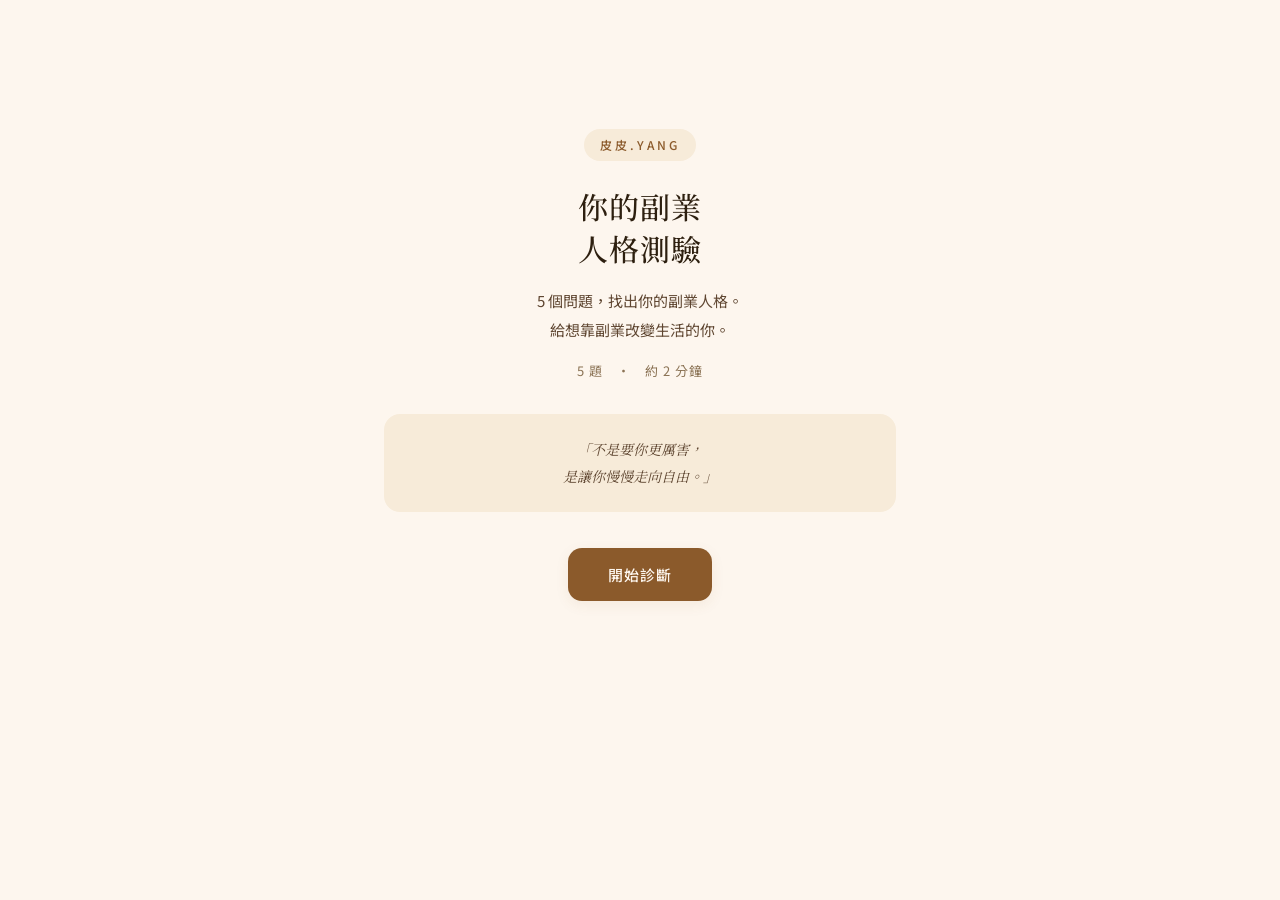
<file: side-business-quiz.html>
<!DOCTYPE html>
<html lang="zh-TW">
<head>
    <meta charset="UTF-8">
    <meta name="viewport" content="width=device-width, initial-scale=1.0">
    <title>副業診斷 - 皮皮的生活設計診斷室</title>
    <link rel="preconnect" href="https://fonts.googleapis.com">
    <link rel="preconnect" href="https://fonts.gstatic.com" crossorigin>
    <link href="https://fonts.googleapis.com/css2?family=Noto+Sans+TC:wght@300;400;500;700&family=Noto+Serif+TC:wght@400;500;700&display=swap" rel="stylesheet">
    <style>
        :root {
            --bg-main: #FDF6EE;
            --bg-card: #F7EBD9;
            --bg-card-hover: #F2E0C8;
            --bg-selected: #E8D4B8;
            --text-main: #2D1F0F;
            --text-soft: #5F4631;
            --text-mute: #8B7355;
            --accent: #C4A882;
            --accent-deep: #8B5A2B;
            --border-soft: rgba(139, 90, 43, 0.15);
            --border-active: rgba(139, 90, 43, 0.5);
            --shadow-soft: rgba(139, 90, 43, 0.08);
        }

        * {
            margin: 0;
            padding: 0;
            box-sizing: border-box;
            -webkit-tap-highlight-color: transparent;
        }

        body {
            font-family: 'Noto Sans TC', sans-serif;
            background: var(--bg-main);
            color: var(--text-main);
            min-height: 100vh;
            line-height: 1.7;
            -webkit-font-smoothing: antialiased;
        }

        .container {
            max-width: 560px;
            margin: 0 auto;
            padding: 50px 24px 60px;
            min-height: 100vh;
        }

        .progress-bar {
            height: 3px;
            background: var(--border-soft);
            border-radius: 999px;
            overflow: hidden;
            margin-bottom: 36px;
            opacity: 0;
            transition: opacity 0.3s;
        }

        .progress-bar.show {
            opacity: 1;
        }

        .progress-fill {
            height: 100%;
            background: var(--accent-deep);
            border-radius: 999px;
            transition: width 0.4s ease;
            width: 0%;
        }

        .screen {
            display: none;
            animation: fadeIn 0.5s ease-out;
        }

        .screen.active {
            display: block;
        }

        @keyframes fadeIn {
            from {
                opacity: 0;
                transform: translateY(10px);
            }
            to {
                opacity: 1;
                transform: translateY(0);
            }
        }

        .intro {
            text-align: center;
            padding: 40px 0 20px;
        }

        .intro-tag {
            display: inline-block;
            font-size: 12px;
            color: var(--accent-deep);
            letter-spacing: 3px;
            margin-bottom: 24px;
            padding: 6px 16px;
            background: var(--bg-card);
            border-radius: 20px;
            font-weight: 500;
        }

        .intro-title {
            font-family: 'Noto Serif TC', serif;
            font-size: 30px;
            font-weight: 500;
            margin-bottom: 18px;
            letter-spacing: 1px;
            line-height: 1.4;
        }

        .intro-subtitle {
            font-size: 15px;
            color: var(--text-soft);
            line-height: 1.9;
            margin-bottom: 8px;
            max-width: 380px;
            margin-left: auto;
            margin-right: auto;
        }

        .intro-meta {
            font-size: 13px;
            color: var(--text-mute);
            margin: 16px 0 32px;
            letter-spacing: 1px;
        }

        .intro-quote {
            font-family: 'Noto Serif TC', serif;
            font-size: 14px;
            color: var(--text-soft);
            font-style: italic;
            padding: 22px 24px;
            background: var(--bg-card);
            border-radius: 16px;
            margin-bottom: 36px;
            line-height: 1.9;
        }

        .btn {
            display: inline-block;
            padding: 16px 40px;
            border: none;
            border-radius: 14px;
            font-family: inherit;
            font-size: 15px;
            font-weight: 500;
            letter-spacing: 1px;
            cursor: pointer;
            transition: all 0.25s ease;
        }

        .btn-primary {
            background: var(--accent-deep);
            color: var(--bg-main);
            box-shadow: 0 4px 14px var(--shadow-soft);
        }

        .btn-primary:hover {
            transform: translateY(-2px);
            box-shadow: 0 6px 20px rgba(139, 90, 43, 0.18);
        }

        .btn-primary:disabled {
            background: var(--accent);
            cursor: not-allowed;
            opacity: 0.6;
            box-shadow: none;
            transform: none;
        }

        .btn-secondary {
            background: transparent;
            color: var(--text-soft);
            border: 1px solid var(--border-soft);
            padding: 12px 28px;
            font-size: 14px;
        }

        .btn-secondary:hover {
            background: var(--bg-card);
        }

        .question-num {
            font-size: 12px;
            color: var(--text-mute);
            letter-spacing: 3px;
            margin-bottom: 14px;
            font-weight: 500;
        }

        .question-text {
            font-family: 'Noto Serif TC', serif;
            font-size: 22px;
            font-weight: 500;
            margin-bottom: 32px;
            line-height: 1.5;
            letter-spacing: 0.3px;
        }

        .options {
            display: flex;
            flex-direction: column;
            gap: 12px;
            margin-bottom: 32px;
        }

        .option {
            padding: 18px 22px;
            background: var(--bg-card);
            border: 2px solid transparent;
            border-radius: 14px;
            cursor: pointer;
            transition: all 0.2s ease;
            font-size: 15px;
            color: var(--text-main);
            line-height: 1.6;
            text-align: left;
            font-family: inherit;
            width: 100%;
            display: flex;
            align-items: flex-start;
        }

        .option:hover {
            background: var(--bg-card-hover);
            transform: translateX(2px);
        }

        .option.selected {
            background: var(--bg-selected);
            border-color: var(--border-active);
        }

        .option-letter {
            display: inline-flex;
            width: 24px;
            height: 24px;
            border-radius: 50%;
            background: var(--bg-main);
            color: var(--accent-deep);
            font-size: 13px;
            font-weight: 500;
            align-items: center;
            justify-content: center;
            margin-right: 14px;
            flex-shrink: 0;
            margin-top: 2px;
            transition: all 0.2s ease;
        }

        .option.selected .option-letter {
            background: var(--accent-deep);
            color: var(--bg-main);
        }

        .nav {
            display: flex;
            justify-content: space-between;
            align-items: center;
            gap: 12px;
        }

        .result {
            padding: 20px 0;
        }

        .result-tag {
            display: inline-block;
            font-size: 12px;
            color: var(--accent-deep);
            letter-spacing: 3px;
            margin-bottom: 16px;
            padding: 6px 16px;
            background: var(--bg-card);
            border-radius: 20px;
            font-weight: 500;
        }

        .result-icon {
            font-size: 56px;
            margin: 12px 0 20px;
            text-align: center;
        }

        .result-name {
            font-family: 'Noto Serif TC', serif;
            font-size: 36px;
            font-weight: 700;
            text-align: center;
            margin-bottom: 8px;
            letter-spacing: 1px;
        }

        .result-tagline {
            font-family: 'Noto Serif TC', serif;
            font-size: 15px;
            color: var(--text-soft);
            font-style: italic;
            text-align: center;
            margin-bottom: 36px;
        }

        .result-section {
            margin-bottom: 32px;
        }

        .result-section-title {
            font-size: 16px;
            color: var(--accent-deep);
            letter-spacing: 1px;
            margin-bottom: 16px;
            font-weight: 700;
            text-transform: uppercase;
        }

        .result-section-content {
            font-size: 16px;
            color: var(--text-main);
            line-height: 1.9;
        }

        .result-section-content ol {
            margin-left: 20px;
            margin-top: 8px;
        }

        .result-section-content li {
            margin-bottom: 8px;
        }

        .result-quote {
            font-family: 'Noto Serif TC', serif;
            font-size: 18px;
            color: var(--text-soft);
            font-style: italic;
            font-weight: 500;
            padding: 24px 26px;
            background: var(--bg-card);
            border-radius: 16px;
            margin: 32px 0;
            line-height: 1.9;
            text-align: center;
        }

        .result-actions {
            display: flex;
            flex-direction: column;
            gap: 12px;
            margin-top: 36px;
            align-items: stretch;
        }

        .share-btn {
            padding: 16px;
            background: var(--accent-deep);
            color: var(--bg-main);
            border: none;
            border-radius: 14px;
            font-family: inherit;
            font-size: 15px;
            font-weight: 500;
            letter-spacing: 0.5px;
            cursor: pointer;
            display: flex;
            align-items: center;
            justify-content: center;
            gap: 8px;
            transition: all 0.25s ease;
        }

        .share-btn:hover {
            transform: translateY(-2px);
            box-shadow: 0 6px 20px rgba(139, 90, 43, 0.18);
        }

        .retry-btn {
            padding: 14px;
            background: transparent;
            color: var(--text-mute);
            border: 1px solid var(--border-soft);
            border-radius: 14px;
            font-family: inherit;
            font-size: 14px;
            cursor: pointer;
            transition: all 0.25s ease;
        }

        .retry-btn:hover {
            background: var(--bg-card);
            color: var(--text-soft);
        }

        .back-btn {
            padding: 14px 28px;
            background: transparent;
            color: var(--text-soft);
            border: 1px solid var(--border-soft);
            border-radius: 14px;
            font-family: inherit;
            font-size: 14px;
            cursor: pointer;
            transition: all 0.25s ease;
        }

        .back-btn:hover {
            background: var(--bg-card);
        }

        .toast {
            position: fixed;
            bottom: 24px;
            left: 50%;
            transform: translateX(-50%) translateY(100px);
            background: var(--text-main);
            color: var(--bg-main);
            padding: 12px 20px;
            border-radius: 12px;
            font-size: 13px;
            letter-spacing: 0.3px;
            box-shadow: 0 8px 24px rgba(0,0,0,0.2);
            opacity: 0;
            transition: all 0.3s ease;
            pointer-events: none;
            z-index: 100;
        }

        .toast.show {
            opacity: 1;
            transform: translateX(-50%) translateY(0);
        }

        .footer-mini {
            text-align: center;
            margin-top: 48px;
            padding-top: 24px;
            border-top: 1px solid var(--border-soft);
            font-size: 12px;
            color: var(--text-mute);
            letter-spacing: 0.5px;
        }

        .footer-mini a {
            color: var(--accent-deep);
            text-decoration: none;
        }

                

        

        

        

        

        .email-input:focus {
            outline: none;
            border-color: var(--border-active);
            background: var(--bg-main);
        }

        .email-input::placeholder {
            color: var(--text-mute);
        }

        @media (max-width: 380px) {
            .container {
                padding: 40px 18px 40px;
            }
            .intro-title {
                font-size: 26px;
            }
            .question-text {
                font-size: 19px;
            }
            .result-name {
                font-size: 26px;
            }
            .option {
                padding: 16px 18px;
                font-size: 14px;
            }
        }
    </style>
</head>
<body>

<div class="container">
    <div class="progress-bar" id="progressBar">
        <div class="progress-fill" id="progressFill"></div>
    </div>

    <!-- 開場 -->
    <div class="screen active" id="screenIntro">
        <div class="intro">
            <div class="intro-tag">皮皮.YANG</div>
            <h1 class="intro-title">你的副業<br>人格測驗</h1>
            <div class="intro-subtitle">
                5 個問題，找出你的副業人格。<br>
                給想靠副業改變生活的你。
            </div>
            <div class="intro-meta">5 題　·　約 2 分鐘</div>
            <div class="intro-quote">
                「不是要你更厲害，<br>是讓你慢慢走向自由。」
            </div>
            <button class="btn btn-primary" onclick="startQuiz()">開始診斷</button>
        </div>
    </div>

    <!-- 題目 -->
    <div class="screen" id="screenQuestion">
        <div class="question-num" id="questionNum">第 1 題 · 共 5 題</div>
        <div class="question-text" id="questionText"></div>
        <div class="options" id="options"></div>
        <div class="nav">
            <button class="btn btn-secondary" id="btnPrev" onclick="prevQuestion()" style="visibility: hidden;">上一題</button>
            <button class="btn btn-primary" id="btnNext" onclick="nextQuestion()" disabled>下一題</button>
        </div>
    </div>



    <!-- 結果 -->
    <div class="screen" id="screenResult">
        <div class="result">
            <div style="text-align: center;">
                <div class="result-tag">你的副業人格</div>
            </div>
            <div class="result-icon" id="resultIcon"></div>
            <div class="result-name" id="resultName"></div>
            <div class="result-tagline" id="resultTagline"></div>

            <div class="result-section">
                <div class="result-section-title">特質</div>
                <div class="result-section-content" id="resultTrait"></div>
            </div>

            <div class="result-section">
                <div class="result-section-title">會卡在哪</div>
                <div class="result-section-content" id="resultStruggle"></div>
            </div>

            <div class="result-section">
                <div class="result-section-title">下一步</div>
                <div class="result-section-content" id="resultPath"></div>
            </div>

            <div class="result-quote" id="resultQuote"></div>

            <div class="result-actions">
                <button class="share-btn" onclick="shareResult()">
                    <svg width="18" height="18" viewBox="0 0 24 24" fill="none" stroke="currentColor" stroke-width="2" stroke-linecap="round" stroke-linejoin="round">
                        <circle cx="18" cy="5" r="3"></circle>
                        <circle cx="6" cy="12" r="3"></circle>
                        <circle cx="18" cy="19" r="3"></circle>
                        <line x1="8.59" y1="13.51" x2="15.42" y2="17.49"></line>
                        <line x1="15.41" y1="6.51" x2="8.59" y2="10.49"></line>
                    </svg>
                    分享給朋友也診斷看看
                </button>

                <button class="back-btn" onclick="backToHome()">返回首頁</button>
            </div>


            <div style="margin-top: 24px; padding-top: 24px; border-top: 1px solid var(--border-soft);">
                <div style="font-size: 13px; color: var(--text-mute); letter-spacing: 1px; margin-bottom: 16px; text-transform: uppercase;">想往下走</div>
                <div style="display: flex; flex-direction: column; gap: 12px;">
                    <a href="#" style="padding: 14px; background: var(--accent-deep); color: var(--bg-main); border: none; border-radius: 14px; font-family: inherit; font-size: 14px; font-weight: 500; cursor: pointer; text-decoration: none; text-align: center; transition: all 0.25s ease; display: flex; align-items: center; justify-content: center; gap: 8px; box-shadow: 0 2px 8px rgba(139, 90, 43, 0.2);" onclick="goToResource(event)">
                        <span>🎁</span>
                        <span>領取免費資源</span>
                        <span style="margin-left: auto;">→</span>
                    </a>
                    <a href="https://docs.google.com/forms/d/e/1FAIpQLSfQzYjPFauwctzF3TTLI2uqwbm5AYTyXVvD74pfiJ_cVYrvjA/viewform" target="_blank" style="padding: 14px; background: var(--accent-deep); color: var(--bg-main); border: none; border-radius: 14px; font-family: inherit; font-size: 14px; font-weight: 500; cursor: pointer; text-decoration: none; text-align: center; transition: all 0.25s ease; display: flex; align-items: center; justify-content: center; gap: 8px; box-shadow: 0 2px 8px rgba(139, 90, 43, 0.2);">
                        <span>💬</span>
                        <span>預約一對一諮詢</span>
                        <span style="margin-left: auto;">→</span>
                    </a>


                            </div>
            </div>

            <div class="footer-mini">
                診斷來自 <a href="https://instagram.com/pipilab.co" target="_blank">@pipilab.co</a> · 皮皮.Yang
            </div>
        </div>
    </div>
</div>

<div class="toast" id="toast"></div>

<script>
const questions = [
    {
        q: "下班後你最常做的是？",
        options: [
            { text: "滑手機放空，想到副業就累", type: "D" },
            { text: "有想法但常常停在「想」", type: "A" },
            { text: "已經在做一些事，邊做邊調整", type: "B" },
            { text: "探索很多不同方向，看哪個適合", type: "C" }
        ]
    },
    {
        q: "對「副業」這件事，你的態度是？",
        options: [
            { text: "想要有計畫再開始，不然容易半途而廢", type: "A" },
            { text: "邊做邊修正，不用想太多", type: "B" },
            { text: "想試很多種，找到最有興趣的", type: "C" },
            { text: "有想做但時間不夠、動力不足", type: "D" }
        ]
    },
    {
        q: "當你想開始一件副業時，最常卡住的是？",
        options: [
            { text: "一直在收集資料、規劃，沒有真的動手", type: "A" },
            { text: "做了很多但沒方向感，累積不起來", type: "B" },
            { text: "想嘗試的太多，選不出第一個", type: "C" },
            { text: "永遠在「等對的時機」", type: "D" }
        ]
    },
    {
        q: "你願意每週花多少時間在副業？",
        options: [
            { text: "5 小時以內（先排好時段）", type: "A" },
            { text: "5-10 小時（碎片時間都用上）", type: "B" },
            { text: "看心情，有興趣就多做", type: "C" },
            { text: "不確定，看狀況", type: "D" }
        ]
    },
    {
        q: "你做副業最主要的目的是？",
        options: [
            { text: "為了長期累積、達到財務目標", type: "A" },
            { text: "為了找到工作之外的可能性", type: "B" },
            { text: "為了找到真正喜歡做的事", type: "C" },
            { text: "不確定，想要先有就好", type: "D" }
        ]
    }
];

const results = {
    A: {
        icon: "🗂",
        name: "規劃型副業人",
        tagline: "你不靠運氣，你靠計畫。",
        trait: "你習慣把混亂變成清單，把焦慮變成行動。對你來說「準備」本身就是一種安心——只要計畫做好了，焦慮就少了一半。你的優勢是執行力穩、不容易半途而廢，缺點是有時候會卡在「再多準備一點」的迴圈裡。",
        struggle: "你最容易卡在「等準備好再開始」這件事上。但事實是，準備永遠不會完美。副業不是等到 100 分才出發，是 70 分就先做、邊做邊調整。",
        path: "<ol><li>設定一個 3 個月的最小可行目標（例如：3 個月內完成第一個產出）</li><li>砍掉所有「準備中」但沒進度的項目</li><li>每週固定 2 個時段執行，不要等有空才做</li></ol>",
        quote: "你的計畫已經夠了。<br>該開始的，是按下執行的那個鍵。"
    },
    B: {
        icon: "🚀",
        name: "行動型副業人",
        tagline: "你不等完美，你先出發。",
        trait: "你不喜歡空想，喜歡先做做看。對你來說「做了再說」比「想到完美」更重要。你的優勢是執行速度快、容易累積成果，缺點是有時候沒方向感，會走了一段才發現方向不對。",
        struggle: "你最容易卡在「累積但沒有複利」的循環裡。你做了很多事，但每件事都是獨立的，沒有變成一個更大的東西。副業需要的不只是「做」，是「朝同一個方向做」。",
        path: "<ol><li>盤點過去 3 個月做過的所有副業相關事項</li><li>找出哪些「會累積」、哪些「只是花時間」</li><li>砍掉後者，把資源集中在前者</li></ol>",
        quote: "你已經很會走了。<br>現在需要的，是確認方向。"
    },
    C: {
        icon: "🌿",
        name: "探索型副業人",
        tagline: "你不急著定型，你保持開放。",
        trait: "你不喜歡被一個身分綁住，喜歡多看、多試、多認識自己。對你來說「找到對的路」比「快速到達」更重要。你的優勢是視野廣、能發現別人看不到的可能性，缺點是容易在「再多看一個」的狀態裡待太久。",
        struggle: "你最容易卡在「想嘗試的事太多、決定不了哪個」的猶豫裡。副業準備不需要你選擇全部，需要你選擇「現在這一年」要專心走哪一條。其他可能性可以放著，但這一年要有重心。",
        path: "<ol><li>列出你目前在考慮的所有方向</li><li>給自己一個「1 年實驗期」，挑最有感覺的那條全力試</li><li>1 年後不對勁再換</li></ol>",
        quote: "你看得到的可能性很多。<br>但人生需要的，是先走完一條。"
    },
    D: {
        icon: "🌙",
        name: "醞釀型副業人",
        tagline: "你不是慢，你是還沒出發。",
        trait: "你目前對於副業、對於改變現況，是「想要、但還沒動」的狀態。可能是工作太忙、可能是生活太累、可能是還沒找到對的方法。你的優勢是不會盲目跟風，缺點是時間在過、機會也在過。",
        struggle: "你最容易卡在「等到對的時機」這件事。但對的時機不會自己來，會來的是更多焦慮。你需要的不是更大的決定，是一個「今天就能做的小行動」。",
        path: "<ol><li>不要想太大的事</li><li>從「今天可以做的 30 分鐘」開始：讀一篇相關的文章、寫下一個想法</li><li>等行動累積了，方向會自己浮現</li></ol>",
        quote: "你不需要從大事開始。<br>你需要的，只是先動一下。"
    }
};

let currentQuestion = 0;
let answers = [];

function startQuiz() {
    document.getElementById('screenIntro').classList.remove('active');
    document.getElementById('screenQuestion').classList.add('active');
    document.getElementById('progressBar').classList.add('show');
    currentQuestion = 0;
    answers = [];
    renderQuestion();
}

function renderQuestion() {
    const q = questions[currentQuestion];
    document.getElementById('questionNum').textContent = `第 ${currentQuestion + 1} 題 · 共 ${questions.length} 題`;
    document.getElementById('questionText').textContent = q.q;

    const optionsDiv = document.getElementById('options');
    optionsDiv.innerHTML = '';
    const letters = ['A', 'B', 'C', 'D'];

    q.options.forEach((opt, idx) => {
        const div = document.createElement('button');
        div.className = 'option';
        if (answers[currentQuestion] === idx) div.classList.add('selected');
        div.innerHTML = `<span class="option-letter">${letters[idx]}</span><span>${opt.text}</span>`;
        div.onclick = () => selectOption(idx, div);
        optionsDiv.appendChild(div);
    });

    const progress = ((currentQuestion + 1) / questions.length) * 100;
    document.getElementById('progressFill').style.width = progress + '%';

    document.getElementById('btnPrev').style.visibility = currentQuestion > 0 ? 'visible' : 'hidden';

    const btnNext = document.getElementById('btnNext');
    btnNext.disabled = answers[currentQuestion] === undefined;
    btnNext.textContent = currentQuestion === questions.length - 1 ? '看結果' : '下一題';

    window.scrollTo({ top: 0, behavior: 'smooth' });
}

function selectOption(idx, el) {
    document.querySelectorAll('.option').forEach(o => o.classList.remove('selected'));
    el.classList.add('selected');
    answers[currentQuestion] = idx;
    document.getElementById('btnNext').disabled = false;
}

function nextQuestion() {
    if (answers[currentQuestion] === undefined) return;

    if (currentQuestion < questions.length - 1) {
        currentQuestion++;
        renderQuestion();
    } else {
        showResult();
    }
}

function prevQuestion() {
    if (currentQuestion > 0) {
        currentQuestion--;
        renderQuestion();
    }
}

function showResult() {
    const count = { A: 0, B: 0, C: 0, D: 0 };
    
    for (let i = 0; i < answers.length; i++) {
        const type = questions[i].options[answers[i]].type;
        count[type]++;
    }

    let resultType = 'D';
    let maxCount = -1;
    
    for (const type in count) {
        if (count[type] > maxCount) {
            maxCount = count[type];
            resultType = type;
        }
    }

    const r = results[resultType];

    document.getElementById('resultIcon').textContent = r.icon;
    document.getElementById('resultName').textContent = r.name;
    document.getElementById('resultTagline').textContent = r.tagline;
    document.getElementById('resultTrait').textContent = r.trait;
    document.getElementById('resultStruggle').textContent = r.struggle;
    document.getElementById('resultPath').innerHTML = r.path;
    document.getElementById('resultQuote').innerHTML = r.quote;

    document.getElementById('screenQuestion').classList.remove('active');
    // Email form moved to result screen
    document.getElementById('progressBar').classList.remove('show');
    document.getElementById('screenResult').classList.add('active');
    
    window.pendingResult = resultType;
    window.currentResultType = resultType;

    window.scrollTo({ top: 0, behavior: 'smooth' });
}

function shareResult() {
    const r = results[window.currentResultType];
    const text = `我是「${r.name}」\n${r.tagline}\n\n你呢？來測測看你的副業人格 ↓`;
    const url = window.location.href;

    if (navigator.share) {
        navigator.share({
            title: '副業人格測驗',
            text: text,
            url: url
        }).catch(() => copyToClipboard(text + '\n' + url));
    } else {
        copyToClipboard(text + '\n' + url);
    }
}

function copyToClipboard(text) {
    navigator.clipboard.writeText(text).then(() => {
        showToast('已複製分享文案，貼到 IG 限動就可以了！');
    }).catch(() => {
        showToast('請手動複製這個網址分享');
    });
}

function showToast(msg) {
    const t = document.getElementById('toast');
    t.textContent = msg;
    t.classList.add('show');
    setTimeout(() => t.classList.remove('show'), 3000);
}

function retryQuiz() {
    document.getElementById('screenResult').classList.remove('active');
    document.getElementById('screenIntro').classList.add('active');
    currentQuestion = 0;
    answers = [];
    document.getElementById('progressFill').style.width = '0%';
    window.scrollTo({ top: 0, behavior: 'smooth' });
}

function backToHome() {
    window.location.href = 'index.html';
}


function showResultScreen() {
    const resultType = window.pendingResult;
    const r = results[resultType];

    document.getElementById('resultIcon').textContent = r.icon;
    document.getElementById('resultName').textContent = r.name;
    document.getElementById('resultTagline').textContent = r.tagline;
    document.getElementById('resultTrait').textContent = r.trait;
    document.getElementById('resultStruggle').textContent = r.struggle;
    document.getElementById('resultPath').innerHTML = r.path;
    document.getElementById('resultQuote').innerHTML = r.quote;

    // Email form is now part of result screen
    document.getElementById('screenResult').classList.add('active');
    
    window.currentResultType = resultType;
    window.scrollTo({ top: 0, behavior: 'smooth' });
}

function goToResource(e) {
    e.preventDefault();
    showToast('免費資源連結即將推出，敬請期待！');
}


function subscribeNewsletter() {
    // Replace with your Brevo form URL
    const brevoFormUrl = 'https://423fb37f.sibforms.com/serve/[base64]';
    if (brevoFormUrl === 'BREVO_FORM_URL_HERE') {
        showToast('電子報訂閱連結待設定');
        return;
    }
    window.open(brevoFormUrl, '_blank');
}
</script>

</body>
</html>
</file>
<file: styles.css>
/* ============================================
   GLOBAL STYLES
   ============================================ */

* {
    margin: 0;
    padding: 0;
    box-sizing: border-box;
}

:root {
    /* Apricot Color Scheme */
    --primary-apricot: #F5E6D3;
    --light-apricot: #F9F1E8;
    --dark-apricot: #D4A574;
    --neutral-gray: #6B6B6B;
    --white: #FFFFFF;
    --text-dark: #333333;
    --text-light: #666666;
    
    /* Spacing */
    --spacing-xs: 0.5rem;
    --spacing-sm: 1rem;
    --spacing-md: 1.5rem;
    --spacing-lg: 2rem;
    --spacing-xl: 3rem;
    --spacing-2xl: 4rem;
    
    /* Border Radius */
    --radius-sm: 4px;
    --radius-md: 8px;
    --radius-lg: 12px;
    
    /* Transitions */
    --transition: all 0.3s ease;
}

html {
    scroll-behavior: smooth;
}

body {
    font-family: -apple-system, BlinkMacSystemFont, 'Segoe UI', Roboto, Oxygen, Ubuntu, Cantarell, sans-serif;
    line-height: 1.6;
    color: var(--text-dark);
    background-color: var(--white);
}

/* ============================================
   CONTAINER & LAYOUT
   ============================================ */

.container {
    max-width: 1200px;
    margin: 0 auto;
    padding: 0 var(--spacing-lg);
}

/* ============================================
   NAVIGATION
   ============================================ */

.navbar {
    background-color: var(--white);
    border-bottom: 1px solid var(--primary-apricot);
    position: sticky;
    top: 0;
    z-index: 100;
    padding: var(--spacing-md) 0;
}

.navbar .container {
    display: flex;
    justify-content: space-between;
    align-items: center;
}

.nav-brand {
    font-size: 1.25rem;
    font-weight: 600;
    color: var(--dark-apricot);
}

.nav-links {
    display: flex;
    list-style: none;
    gap: var(--spacing-lg);
}

.nav-links a {
    text-decoration: none;
    color: var(--text-dark);
    font-size: 0.95rem;
    transition: var(--transition);
}

.nav-links a:hover {
    color: var(--dark-apricot);
}

/* ============================================
   NEWS BANNER
   ============================================ */

.news-banner {
    background-color: var(--primary-apricot);
    padding: var(--spacing-md) 0;
    text-align: center;
}

.news-banner .container {
    display: flex;
    justify-content: center;
    align-items: center;
    gap: var(--spacing-sm);
}

.news-label {
    font-weight: 600;
    color: var(--dark-apricot);
    font-size: 0.85rem;
    text-transform: uppercase;
    letter-spacing: 1px;
}

.news-content {
    color: var(--text-dark);
    font-size: 0.95rem;
}

/* ============================================
   HERO SECTION
   ============================================ */

.hero {
    background: linear-gradient(135deg, var(--light-apricot) 0%, var(--primary-apricot) 100%);
    padding: var(--spacing-2xl) var(--spacing-lg);
    text-align: center;
}

.hero .container {
    max-width: 800px;
}

.hero-title {
    font-size: 2.5rem;
    font-weight: 700;
    color: var(--text-dark);
    margin-bottom: var(--spacing-md);
    line-height: 1.2;
}

.hero-subtitle {
    font-size: 1.5rem;
    color: var(--dark-apricot);
    margin-bottom: var(--spacing-md);
    font-weight: 500;
}

.hero-description {
    font-size: 1.1rem;
    color: var(--text-light);
    margin-bottom: var(--spacing-lg);
}

/* ============================================
   BUTTONS
   ============================================ */

.btn {
    display: inline-block;
    padding: var(--spacing-sm) var(--spacing-lg);
    border-radius: var(--radius-md);
    text-decoration: none;
    font-weight: 500;
    transition: var(--transition);
    border: none;
    cursor: pointer;
    font-size: 1rem;
}

.btn-primary {
    background-color: var(--dark-apricot);
    color: var(--white);
}

.btn-primary:hover {
    background-color: #C89560;
    transform: translateY(-2px);
    box-shadow: 0 4px 12px rgba(212, 165, 116, 0.3);
}

.btn-secondary {
    background-color: var(--primary-apricot);
    color: var(--text-dark);
    border: 2px solid var(--dark-apricot);
}

.btn-secondary:hover {
    background-color: var(--dark-apricot);
    color: var(--white);
}

/* ============================================
   ABOUT SECTION
   ============================================ */

.about {
    padding: var(--spacing-2xl) var(--spacing-lg);
    background-color: var(--white);
}

.about .container {
    max-width: 700px;
}

.about h2 {
    font-size: 2rem;
    margin-bottom: var(--spacing-lg);
    color: var(--text-dark);
}

.about p {
    font-size: 1.05rem;
    color: var(--text-light);
    margin-bottom: var(--spacing-md);
    line-height: 1.8;
}

.about strong {
    color: var(--dark-apricot);
}

.about-content .highlight {
    color: var(--dark-apricot);
    font-weight: 600;
    font-size: 1.1rem;
}

/* ============================================
   WHY DIAGNOSIS SECTION
   ============================================ */

.why-diagnosis {
    padding: var(--spacing-2xl) var(--spacing-lg);
    background-color: var(--primary-apricot);
}

.why-diagnosis .container {
    max-width: 700px;
}

.why-diagnosis h2 {
    font-size: 2rem;
    margin-bottom: var(--spacing-lg);
    color: var(--text-dark);
}

.why-diagnosis p {
    font-size: 1.05rem;
    color: var(--text-light);
    margin-bottom: var(--spacing-md);
    line-height: 1.8;
}

/* ============================================
   DIAGNOSIS SECTION
   ============================================ */

.diagnosis-section {
    padding: var(--spacing-2xl) var(--spacing-lg);
    background-color: var(--light-apricot);
}

.diagnosis-section h2 {
    font-size: 2rem;
    text-align: center;
    margin-bottom: var(--spacing-md);
    color: var(--text-dark);
}

.section-subtitle {
    text-align: center;
    color: var(--text-light);
    margin-bottom: var(--spacing-xl);
    font-size: 1.1rem;
}

.diagnosis-grid {
    display: grid;
    grid-template-columns: repeat(auto-fit, minmax(300px, 1fr));
    gap: var(--spacing-lg);
}

.diagnosis-card {
    background-color: var(--white);
    padding: var(--spacing-lg);
    border-radius: var(--radius-lg);
    box-shadow: 0 2px 8px rgba(0, 0, 0, 0.08);
    transition: var(--transition);
    text-align: center;
}

.diagnosis-card:hover {
    transform: translateY(-8px);
    box-shadow: 0 8px 20px rgba(212, 165, 116, 0.2);
}

.card-icon {
    font-size: 3rem;
    margin-bottom: var(--spacing-md);
}

.diagnosis-card h3 {
    font-size: 1.5rem;
    margin-bottom: var(--spacing-sm);
    color: var(--text-dark);
}

.diagnosis-card p {
    color: var(--text-light);
    margin-bottom: var(--spacing-lg);
    font-size: 0.95rem;
}

.card-features {
    list-style: none;
    margin-bottom: var(--spacing-lg);
    text-align: left;
}

.card-features li {
    padding: var(--spacing-xs) 0;
    color: var(--text-light);
    font-size: 0.9rem;
}

.diagnosis-card .btn {
    width: 100%;
    text-align: center;
}

/* ============================================
   HOW IT WORKS SECTION
   ============================================ */

.how-it-works {
    padding: var(--spacing-2xl) var(--spacing-lg);
    background-color: var(--white);
}

.how-it-works h2 {
    font-size: 2rem;
    text-align: center;
    margin-bottom: var(--spacing-xl);
    color: var(--text-dark);
}

.steps-grid {
    display: grid;
    grid-template-columns: repeat(auto-fit, minmax(200px, 1fr));
    gap: var(--spacing-lg);
}

.step {
    text-align: center;
}

.step-number {
    display: inline-flex;
    align-items: center;
    justify-content: center;
    width: 60px;
    height: 60px;
    background-color: var(--dark-apricot);
    color: var(--white);
    border-radius: 50%;
    font-size: 1.5rem;
    font-weight: 700;
    margin-bottom: var(--spacing-md);
}

.step h3 {
    font-size: 1.2rem;
    margin-bottom: var(--spacing-sm);
    color: var(--text-dark);
}

.step p {
    color: var(--text-light);
    font-size: 0.95rem;
}

/* ============================================
   FAQ SECTION
   ============================================ */

.faq {
    padding: var(--spacing-2xl) var(--spacing-lg);
    background-color: var(--light-apricot);
}

.faq h2 {
    font-size: 2rem;
    text-align: center;
    margin-bottom: var(--spacing-xl);
    color: var(--text-dark);
}

.faq-grid {
    display: grid;
    grid-template-columns: repeat(auto-fit, minmax(300px, 1fr));
    gap: var(--spacing-lg);
}

.faq-item {
    background-color: var(--white);
    padding: var(--spacing-lg);
    border-radius: var(--radius-lg);
    box-shadow: 0 2px 8px rgba(0, 0, 0, 0.08);
}

.faq-item h3 {
    font-size: 1.1rem;
    margin-bottom: var(--spacing-md);
    color: var(--dark-apricot);
}

.faq-item p {
    color: var(--text-light);
    font-size: 0.95rem;
    line-height: 1.7;
}

/* ============================================
   FOOTER
   ============================================ */

.footer {
    background-color: var(--text-dark);
    color: var(--white);
    padding: var(--spacing-xl) var(--spacing-lg) var(--spacing-lg);
}

.footer-content {
    display: grid;
    grid-template-columns: repeat(auto-fit, minmax(250px, 1fr));
    gap: var(--spacing-xl);
    margin-bottom: var(--spacing-xl);
}

.footer-section h4 {
    font-size: 1.1rem;
    margin-bottom: var(--spacing-md);
    color: var(--primary-apricot);
}

.footer-section p {
    color: #CCCCCC;
    font-size: 0.95rem;
    margin-bottom: var(--spacing-sm);
}

.footer-section ul {
    list-style: none;
}

.footer-section ul li {
    margin-bottom: var(--spacing-sm);
}

.footer-section a {
    color: var(--primary-apricot);
    text-decoration: none;
    transition: var(--transition);
}

.footer-section a:hover {
    color: var(--white);
}

.footer-bottom {
    border-top: 1px solid rgba(255, 255, 255, 0.1);
    padding-top: var(--spacing-lg);
    text-align: center;
    color: #AAAAAA;
    font-size: 0.9rem;
}

/* ============================================
   FORM STYLES
   ============================================ */

.form-container {
    max-width: 600px;
    margin: 0 auto;
    background-color: var(--white);
    padding: var(--spacing-xl);
    border-radius: var(--radius-lg);
    box-shadow: 0 2px 12px rgba(0, 0, 0, 0.1);
}

.form-header {
    text-align: center;
    margin-bottom: var(--spacing-xl);
}

.form-header h1 {
    font-size: 1.8rem;
    color: var(--text-dark);
    margin-bottom: var(--spacing-sm);
}

.form-header p {
    color: var(--text-light);
    font-size: 0.95rem;
}

.form-group {
    margin-bottom: var(--spacing-lg);
}

.form-group label {
    display: block;
    font-weight: 500;
    color: var(--text-dark);
    margin-bottom: var(--spacing-sm);
    font-size: 0.95rem;
}

.form-group input[type="text"],
.form-group input[type="email"],
.form-group input[type="number"],
.form-group select,
.form-group textarea {
    width: 100%;
    padding: var(--spacing-sm);
    border: 1px solid #DDD;
    border-radius: var(--radius-md);
    font-size: 0.95rem;
    font-family: inherit;
    transition: var(--transition);
}

.form-group input:focus,
.form-group select:focus,
.form-group textarea:focus {
    outline: none;
    border-color: var(--dark-apricot);
    box-shadow: 0 0 0 3px rgba(212, 165, 116, 0.1);
}

.form-group textarea {
    resize: vertical;
    min-height: 100px;
}

.form-options {
    display: flex !important;
    flex-wrap: nowrap !important;
    gap: var(--spacing-md);
    margin-top: var(--spacing-sm);
    overflow-x: auto;
    padding-bottom: 0.5rem;
}

.form-option {
    display: flex !important;
    align-items: center !important;
    white-space: nowrap !important;
    min-width: fit-content !important;
    flex-shrink: 0 !important;
}

.form-option input[type="radio"],
.form-option input[type="checkbox"] {
    margin-right: var(--spacing-sm);
    cursor: pointer;
}

.form-option label {
    margin: 0;
    cursor: pointer;
    font-weight: normal;
}

.progress-bar {
    width: 100%;
    height: 4px;
    background-color: #EEE;
    border-radius: 2px;
    margin-bottom: var(--spacing-lg);
    overflow: hidden;
}

.progress-fill {
    height: 100%;
    background-color: var(--dark-apricot);
    transition: width 0.3s ease;
}

.form-navigation {
    display: flex;
    justify-content: space-between;
    gap: var(--spacing-md);
    margin-top: var(--spacing-xl);
}

.form-navigation .btn {
    flex: 1;
}

/* ============================================
   RESULT PAGE STYLES
   ============================================ */

.result-container {
    max-width: 700px;
    margin: 0 auto;
    padding: var(--spacing-xl) var(--spacing-lg);
}

.result-header {
    text-align: center;
    margin-bottom: var(--spacing-xl);
}

.result-header h1 {
    font-size: 2rem;
    color: var(--text-dark);
    margin-bottom: var(--spacing-md);
}

.result-type {
    display: inline-block;
    background-color: var(--primary-apricot);
    color: var(--dark-apricot);
    padding: var(--spacing-sm) var(--spacing-md);
    border-radius: var(--radius-md);
    font-weight: 600;
    font-size: 1.1rem;
    margin-bottom: var(--spacing-lg);
}

.result-content {
    background-color: var(--light-apricot);
    padding: var(--spacing-lg);
    border-radius: var(--radius-lg);
    margin-bottom: var(--spacing-lg);
}

.result-section {
    margin-bottom: var(--spacing-lg);
}

.result-section h2 {
    font-size: 1.3rem;
    color: var(--dark-apricot);
    margin-bottom: var(--spacing-md);
    border-bottom: 2px solid var(--dark-apricot);
    padding-bottom: var(--spacing-sm);
}

.result-section p {
    color: var(--text-light);
    line-height: 1.8;
    margin-bottom: var(--spacing-md);
}

.result-list {
    list-style: none;
    padding: 0;
}

.result-list li {
    padding: var(--spacing-sm) 0;
    color: var(--text-light);
    border-bottom: 1px solid rgba(212, 165, 116, 0.2);
}

.result-list li:last-child {
    border-bottom: none;
}

.email-collection {
    background-color: var(--white);
    padding: var(--spacing-lg);
    border-radius: var(--radius-lg);
    margin-bottom: var(--spacing-lg);
    box-shadow: 0 2px 8px rgba(0, 0, 0, 0.08);
}

.email-collection h3 {
    font-size: 1.2rem;
    color: var(--text-dark);
    margin-bottom: var(--spacing-md);
}

.email-collection p {
    color: var(--text-light);
    margin-bottom: var(--spacing-md);
    font-size: 0.95rem;
}

.email-input-group {
    display: flex;
    gap: var(--spacing-sm);
    margin-bottom: var(--spacing-md);
}

.email-input-group input {
    flex: 1;
    padding: var(--spacing-sm);
    border: 1px solid #DDD;
    border-radius: var(--radius-md);
    font-size: 0.95rem;
}

.email-input-group .btn {
    white-space: nowrap;
}

.next-steps {
    background-color: var(--white);
    padding: var(--spacing-lg);
    border-radius: var(--radius-lg);
    box-shadow: 0 2px 8px rgba(0, 0, 0, 0.08);
}

.next-steps h3 {
    font-size: 1.2rem;
    color: var(--text-dark);
    margin-bottom: var(--spacing-md);
}

.action-buttons {
    display: grid;
    grid-template-columns: repeat(auto-fit, minmax(200px, 1fr));
    gap: var(--spacing-md);
}

.action-btn {
    padding: var(--spacing-md);
    text-align: center;
    border-radius: var(--radius-md);
    text-decoration: none;
    font-weight: 500;
    transition: var(--transition);
}

.action-btn-primary {
    background-color: var(--dark-apricot);
    color: var(--white);
}

.action-btn-primary:hover {
    background-color: #C89560;
}

.action-btn-secondary {
    background-color: var(--primary-apricot);
    color: var(--text-dark);
    border: 2px solid var(--dark-apricot);
}

.action-btn-secondary:hover {
    background-color: var(--dark-apricot);
    color: var(--white);
}

/* ============================================
   RESPONSIVE DESIGN
   ============================================ */

@media (max-width: 768px) {
    .hero-title {
        font-size: 1.8rem;
    }

    .hero-subtitle {
        font-size: 1.2rem;
    }

    .nav-links {
        gap: var(--spacing-md);
    }

    .diagnosis-grid,
    .faq-grid {
        grid-template-columns: 1fr;
    }

    .steps-grid {
        grid-template-columns: repeat(2, 1fr);
    }

    .form-options {
        flex-wrap: wrap;
    }

    .email-input-group {
        flex-direction: column;
    }

    .email-input-group .btn {
        width: 100%;
    }
}

@media (max-width: 480px) {
    .container {
        padding: 0 var(--spacing-md);
    }

    .hero {
        padding: var(--spacing-xl) var(--spacing-md);
    }

    .hero-title {
        font-size: 1.5rem;
    }

    .hero-subtitle {
        font-size: 1rem;
    }

    .nav-brand {
        font-size: 1rem;
    }

    .nav-links {
        gap: var(--spacing-sm);
        font-size: 0.85rem;
    }

    .steps-grid {
        grid-template-columns: 1fr;
    }

    .form-navigation {
        flex-direction: column;
    }

    .form-navigation .btn {
        width: 100%;
    }
}

/* Newsletter button styling */
.newsletter-btn {
    background-color: var(--accent-deep);
    color: var(--bg-main);
    font-weight: 500;
    border: none;
    box-shadow: 0 2px 8px rgba(107, 107, 107, 0.15);
    transition: all 0.3s ease;
}

.newsletter-btn:hover {
    background-color: #5a5a5a;
    transform: translateY(-2px);
    box-shadow: 0 4px 12px rgba(107, 107, 107, 0.25);
}

.newsletter-btn:active {
    transform: translateY(0);
}
</file>
